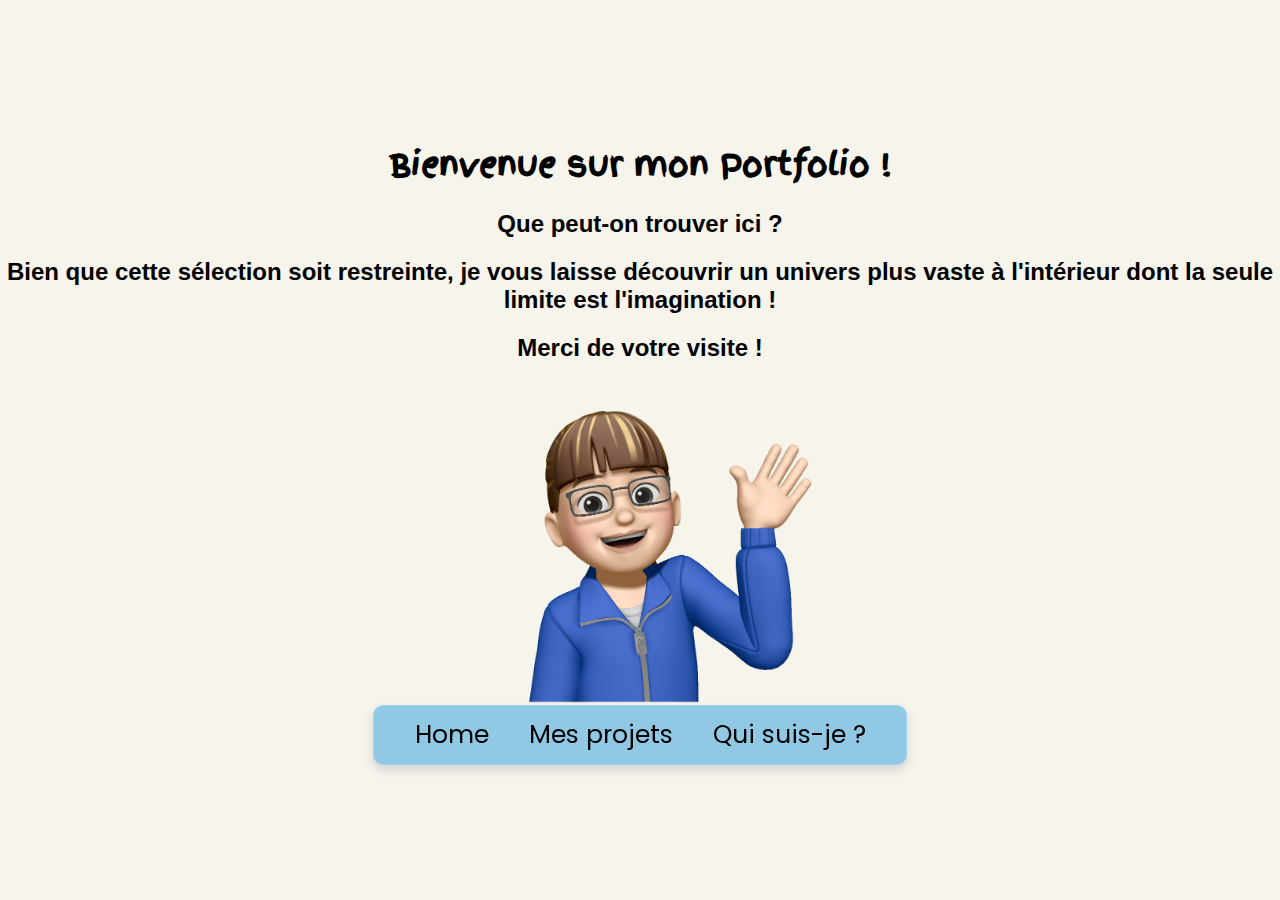
<file: index.html>
<!DOCTYPE html>
<html lang="fr">
  <head>
    <meta charset="UTF-8" />
    <meta name="viewport" content="width=device-width, initial-scale=1.0" />
    <title>Accueil</title>
    <link rel="stylesheet" href="./assets/styles/global.css" />
    <link rel="stylesheet" href="./assets/styles/header.css" />
    <link rel="stylesheet" href="./assets/styles/home.css" />
  </head>
  <body>
    <main>
      <h1 class="title-page-projects">Bienvenue sur mon Portfolio !</h1>
      <h2 class="title-page-projects">Que peut-on trouver ici ?</h2>
      <h2 class="title-page-projects">
        Bien que cette sélection soit restreinte, je vous laisse découvrir un univers plus vaste à l'intérieur dont la seule limite est
        l'imagination !
      </h2>
      <h2 class="title-page-projects">Merci de votre visite !</h2>
      <div class="container-avatar">
        <img class="avatar" src="./assets/img/bimoji/hey.png" alt="avatar" />
      </div>
      <nav class="main-nav">
        <input type="checkbox" id="menu-toggle" class="menu-toggle" />
        <label for="menu-toggle" class="hamburger">
          <span></span>
          <span></span>
          <span></span>
        </label>
        <div class="menu">
          <li class="main-li">
            <a class="main-a" href="./index.html">Home</a>
          </li>
          <li class="main-li">
            <a class="main-a" href="./pages/projects.html">Mes projets</a>
          </li>
          <li class="main-li">
            <a class="main-a" href="./pages/me.html">Qui suis-je ?</a>
          </li>
        </div>
      </nav>
    </main>
  </body>
</html>
</file>
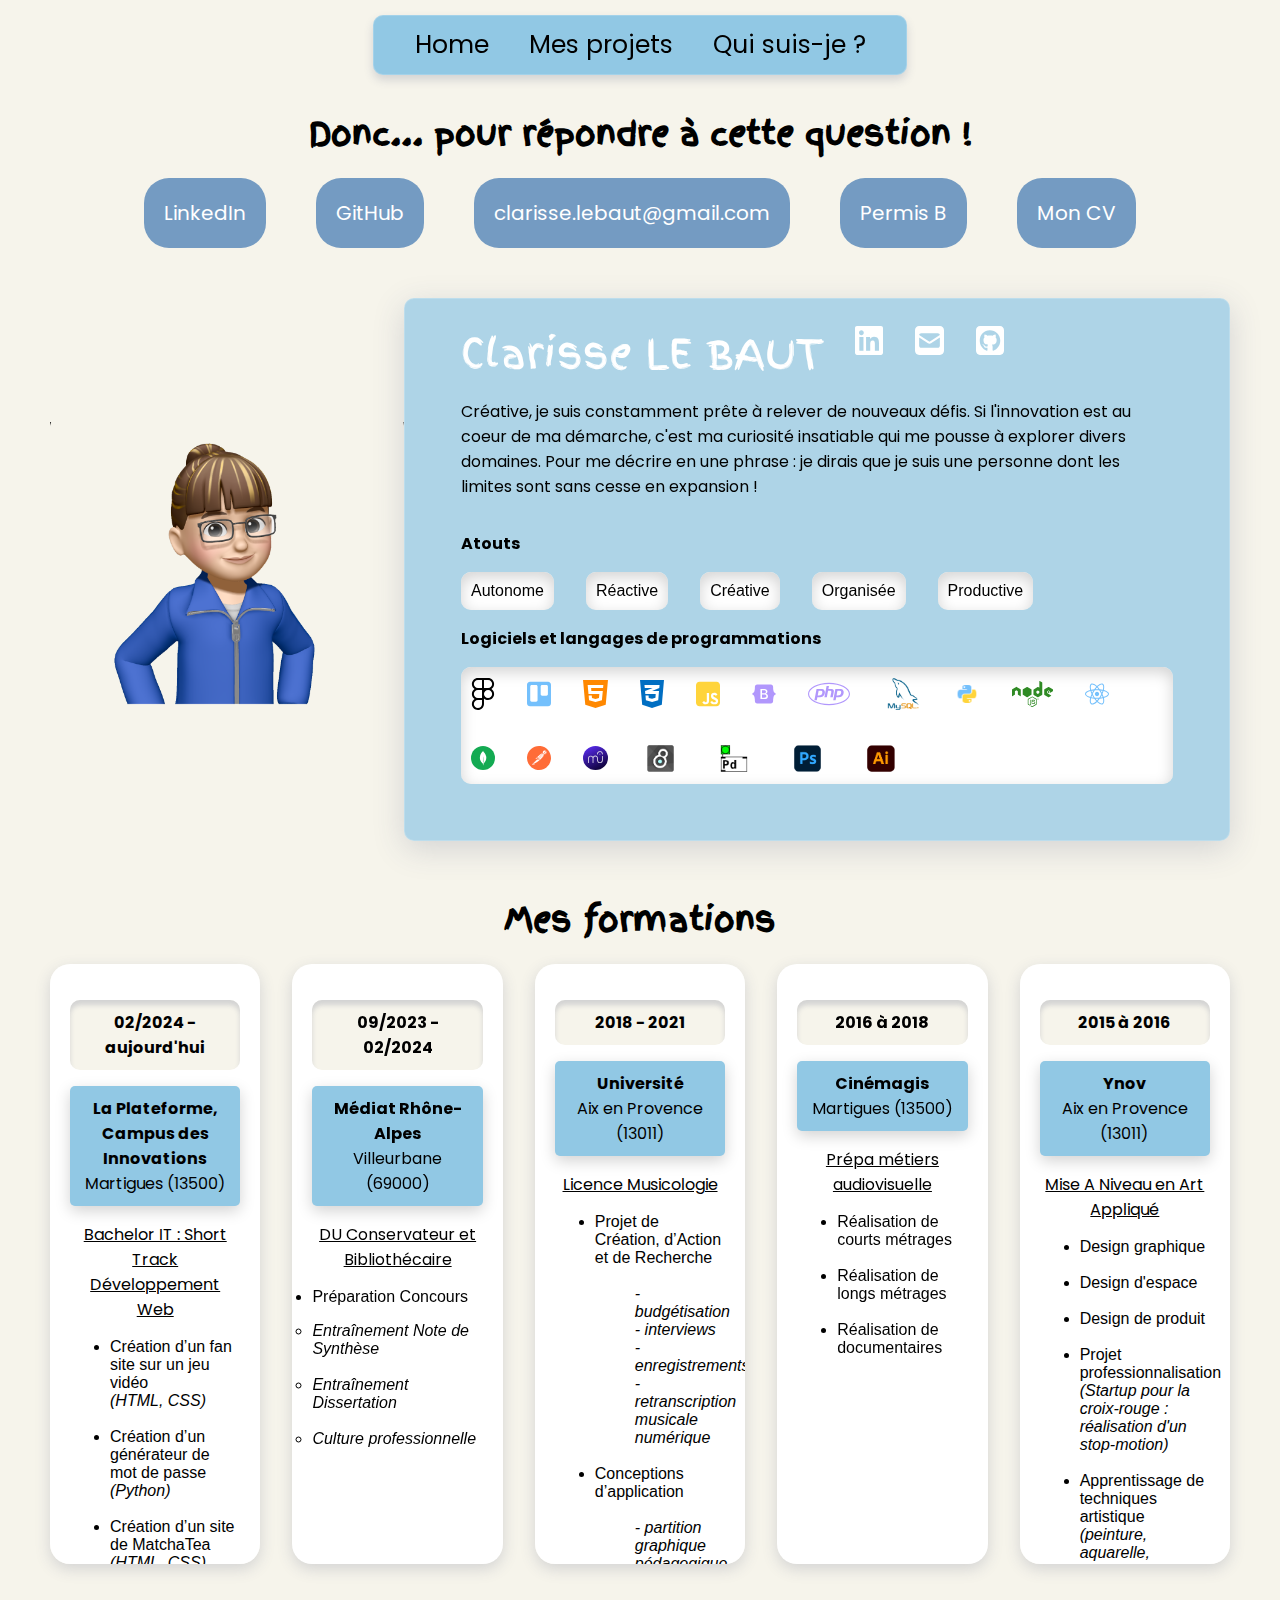
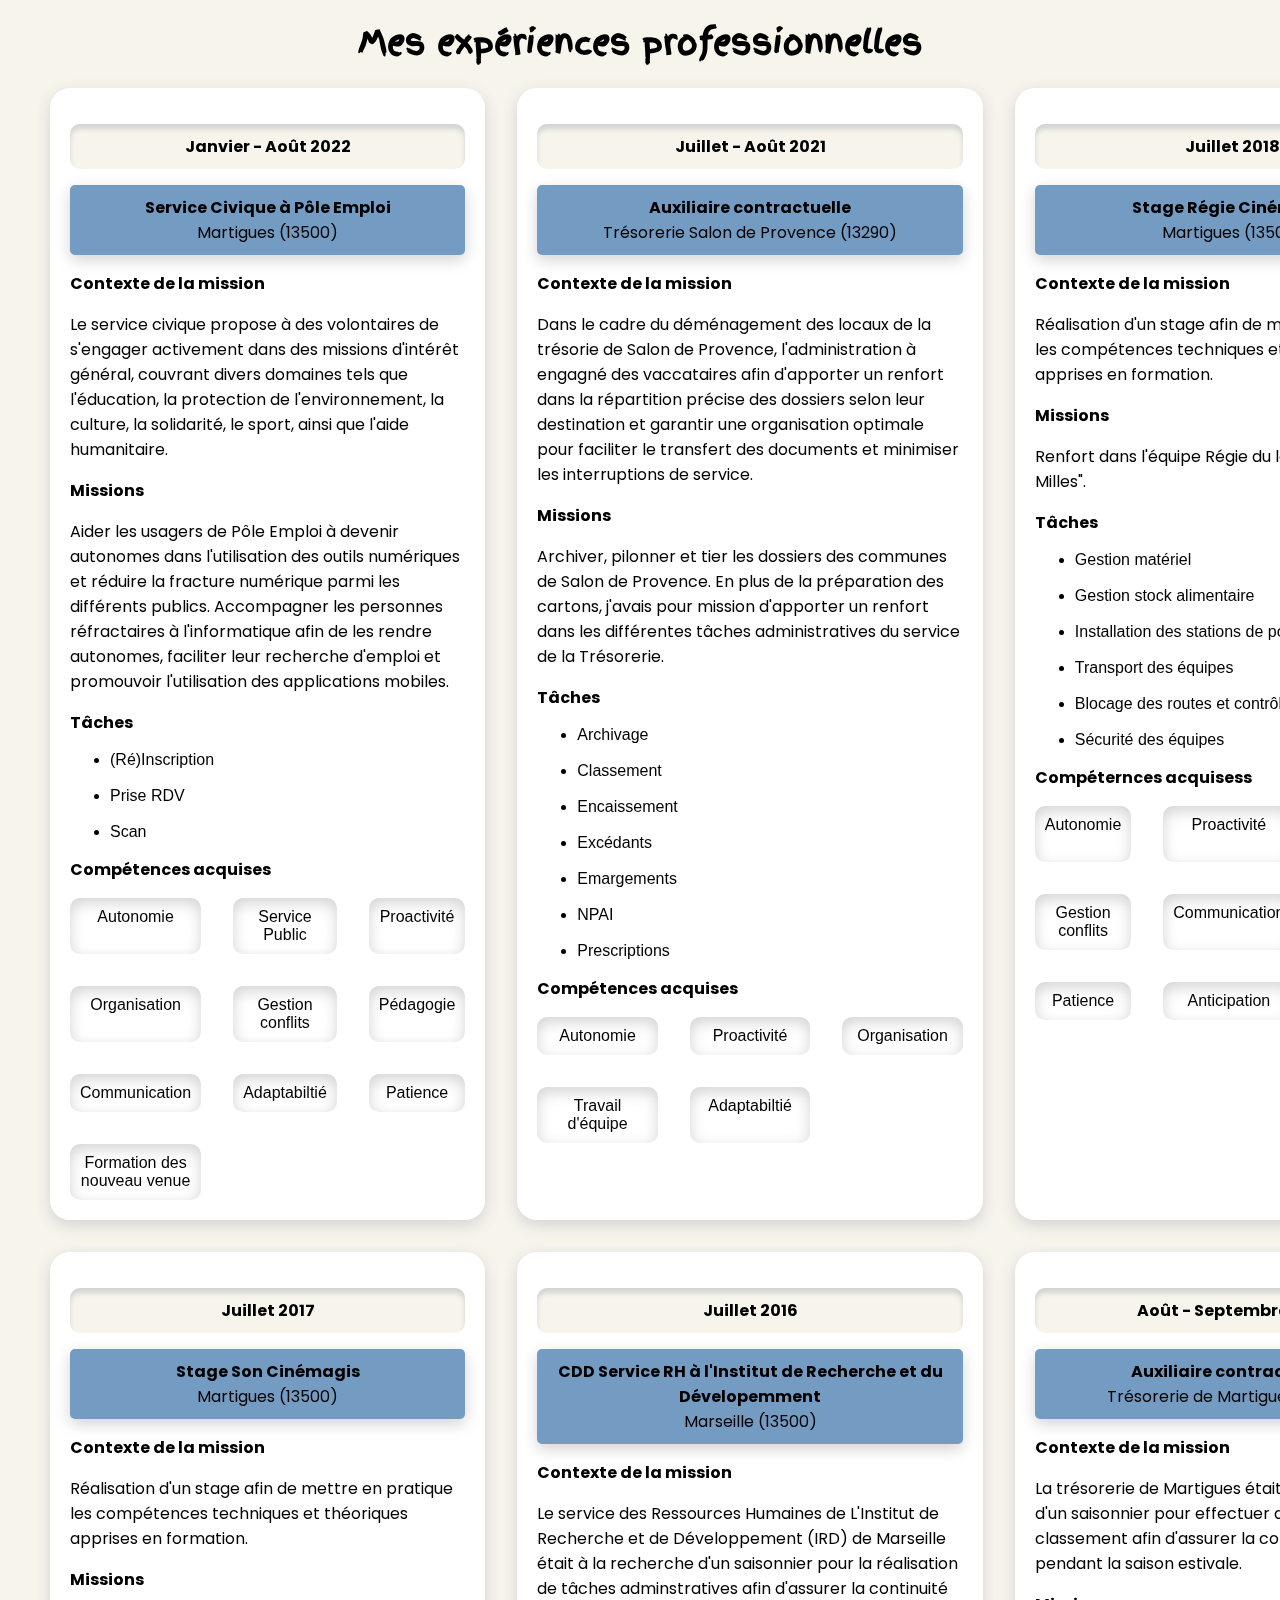
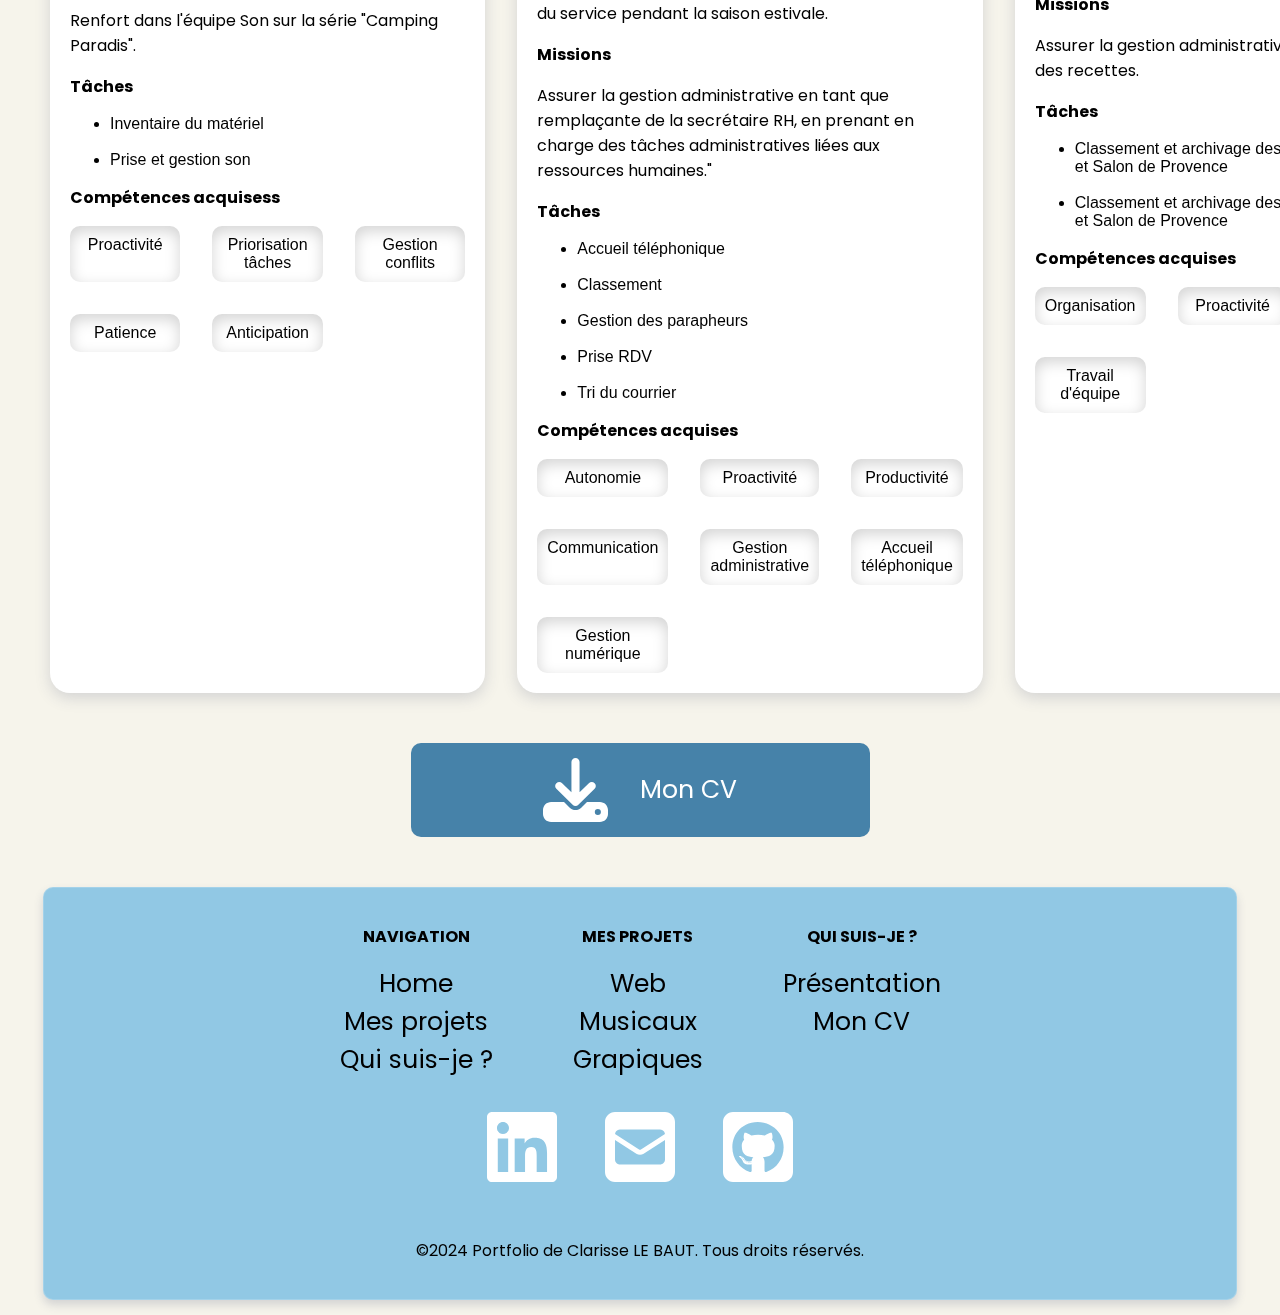
<file: pages/me.html>
<!DOCTYPE html>
<html lang="fr">
  <head>
    <meta charset="UTF-8" />
    <meta name="viewport" content="width=device-width, initial-scale=1.0" />
    <title>Qui suis-je ?</title>
    <link rel="stylesheet" href="../assets/styles/global.css" />
    <link rel="stylesheet" href="../assets/styles/header.css" />
    <link rel="stylesheet" href="../assets/styles/footer.css" />
    <link rel="stylesheet" href="../assets/styles/me.css" />
  </head>
  <body>
    <header>
      <nav class="main-nav">
        <input type="checkbox" id="menu-toggle" class="menu-toggle" />
        <label for="menu-toggle" class="hamburger">
          <span></span>
          <span></span>
          <span></span>
        </label>
        <div class="menu">
          <li class="main-li">
            <a class="main-a" href="../index.html">Home</a>
          </li>
          <li class="main-li">
            <a class="main-a" href="./projects.html">Mes projets</a>
          </li>
          <li class="main-li">
            <a class="main-a" href="./me.html">Qui suis-je ?</a>
          </li>
        </div>
      </nav>
    </header>

    <h1 class="title-page-projects">
      Donc... pour répondre à cette question !
    </h1>
    <nav class="cv-nav">
      <div class="cv-ul">
        <li class="cv-li">
          <a
            class="a-contact"
            href="https://linkedin.com/in/clarisse-le-baut-161499235"
            target="_blank"
            >LinkedIn</a
          >
        </li>
        <li class="cv-li">
          <a
            class="a-contact"
            href="https://github.com/clarisse-lebaut"
            target="_blank"
            >GitHub</a
          >
        </li>
        <li class="cv-li">
          <a
            class="a-contact"
            href="mailto:clarisse.lebaut@gmail.com"
            target="_blank"
            >clarisse.lebaut@gmail.com</a
          >
        </li>
        <li class="cv-li"><a class="a-contact" href="#">Permis B</a></li>
        <li class="cv-li">
          <a class="a-contact" href="../files/cv.pdf" target="_blank">Mon CV</a>
        </li>
      </div>
    </nav>
    <main class="main">
      <!-- Prensentation -->
      <section class="presentation">
        <img class="avatar" src="../assets/img/bimoji/hero.png" alt="avatar" />
        <div class="card-description-me">
          <div class="first-elements">
            <section class="container-contact-logo">
              <p class="name">Clarisse LE BAUT</p>
              <a
                class="contact-logo"
                href="https://linkedin.com/in/clarisse-le-baut-161499235"
                target="_blank"
                ><img src="../assets/img/icons/linkedin.svg" alt=""
              /></a>
              <a
                class="contact-logo"
                href="mailto:clarisse.lebaut@gmail.com"
                target="_blank"
                ><img
                  src="../assets/img/icons/square-envelope-solid.svg"
                  alt=""
              /></a>
              <a
                class="contact-logo"
                href="https://github.com/clarisse-lebaut"
                target="_blank"
                ><img src="../assets/img/icons/square-github.svg" alt=""
              /></a>
            </section>
            <p>
              Créative, je suis constamment prête à relever de nouveaux défis.
              Si l'innovation est au coeur de ma démarche, c'est ma curiosité
              insatiable qui me pousse à explorer divers domaines. Pour me
              décrire en une phrase : je dirais que je suis une personne dont
              les limites sont sans cesse en expansion !
            </p>
          </div>
          <div>
            <p><b>Atouts</b></p>
            <div class="atout-ul">
              <li class="atout-li">Autonome</li>
              <li class="atout-li">Réactive</li>
              <li class="atout-li">Créative</li>
              <li class="atout-li">Organisée</li>
              <li class="atout-li">Productive</li>
            </div>

            <div>
              <p><b>Logiciels et langages de programmations</b></p>
              <div class="competences-ul">
                <img
                  class="logo-logiciel"
                  src="../assets/img/icons/figma-brands-solid.svg"
                  alt="logo Figma"
                />
                <img
                  class="logo-logiciel"
                  src="../assets/img/icons/trello-brands-solid.svg"
                  alt="logo Trello"
                />
                <img
                  class="logo-logiciel"
                  src="../assets/img/icons/html5-brands-solid.svg"
                  alt="logo HTML5"
                />
                <img
                  class="logo-logiciel"
                  src="../assets/img/icons/css3-alt-brands-solid.svg"
                  alt="logo CSS3"
                />
                <img
                  class="logo-logiciel"
                  src="../assets/img/icons/square-js-brands-solid.svg"
                  alt="logo Javascript"
                />
                <img
                  class="logo-logiciel"
                  src="../assets/img/icons/bootstrap-brands-solid.svg"
                  alt="logo Bootsrap"
                />
                <img
                  class="logo-logiciel-2"
                  src="../assets/img/icons/php-brands-solid.svg"
                  alt="logo PHP"
                />
                <img
                  class="logo-logiciel-2"
                  src="../assets/img/icons/mysql.svg"
                  alt="logo My SQL"
                />
                <img
                  class="logo-logiciel"
                  src="../assets/img/icons/python-brands-solid.svg"
                  alt="logo Python"
                />
                <img
                  class="logo-logiciel-2"
                  src="../assets/img/icons/node-brands-solid.svg"
                  alt="logo NodeJS"
                />
                <img
                  class="logo-logiciel"
                  src="../assets/img/icons/react-brands-solid.svg"
                  alt="logo ReactJS"
                />
                <img
                  class="logo-logiciel"
                  src="../assets/img/icons/mongo.svg"
                  alt="logo MongoDB"
                />
                <img
                  class="logo-logiciel"
                  src="../assets/img/icons/postman.svg"
                  alt="logo Postman"
                />
                <img
                  class="logo-logiciel"
                  src="../assets/img/icons/musescore.svg"
                  alt="logo Musescore"
                />
                <img
                  class="logo-logiciel-2"
                  src="../assets/img/icons/maxmsp.svg"
                  alt="logo MaxMSP"
                />
                <img
                  class="logo-logiciel-2"
                  src="../assets/img/icons/puredata.svg"
                  alt="logo Pure Data"
                />
                <img
                  class="logo-logiciel-2"
                  src="../assets/img/icons/photoshop.svg"
                  alt="logo Photoshop"
                />
                <img
                  class="logo-logiciel-2"
                  src="../assets/img/icons/illustrator.svg"
                  alt="logo Illustrator"
                />
              </div>
            </div>
          </div>
        </div>
      </section>

      <!-- Formations -->
      <section class="main-container-formation">
        <h1 class="title-page-projects">Mes formations</h1>
        <section class="formation">
          <div class="card-formation">
            <p class="date-formation"><b>02/2024 - aujourd'hui</b></p>
            <p class="titre-formation">
              <b>La Plateforme, Campus des Innovations</b><br />Martigues
              (13500)
            </p>
            <p class="diplome">
              <u>Bachelor IT : Short Track<br />Développement Web</u>
            </p>
            <ul>
              <li>
                Création d’un fan site sur un jeu vidéo<br /><i>(HTML, CSS)</i>
              </li>
              <br />
              <li>
                Création d’un générateur de mot de passe <br /><i>(Python)</i>
              </li>
              <br />
              <li>Création d’un site de MatchaTea <br /><i>(HTML, CSS)</i></li>
              <br />
              <li>
                Création d’un site culinaire <br /><i
                  >(HTML, CSS & framework, JS, JSON)</i
                >
              </li>
              <br />
              <li>
                Création d’un Idle Game <br /><i>(HTML, CSS, JS, JSON)</i>
              </li>
              <br />
              <li>
                Création d’une cinetech <br /><i
                  >(HTML, CSS & framework, API, Postman)</i
                >
              </li>
              <br />
              <li>Création d’un MemoryGame <br /><i>(React JS)</i></li>
              <br />
              <li>
                Création d’une bibliothèque numérique <br /><i
                  >(ReactJS, CSS & framework, MongoDB)</i
                >
              </li>
              <br />
              <li>
                Création d’une application de Quizz <br /><i
                  >(PHP, MySQL, CSS)</i
                >
              </li>
              <br />
              <li>Création d’un e-commerce <br /><i>(PHP, CSS, MySQL)</i></li>
              <br />
            </ul>
          </div>

          <div class="card-formation">
            <p class="date-formation"><b>09/2023 - 02/2024</b></p>
            <p class="titre-formation">
              <b>Médiat Rhône-Alpes</b><br />Villeurbane (69000)
            </p>
            <p class="diplome"><u>DU Conservateur et Bibliothécaire</u></p>
            <li>Préparation Concours</li>
            <dl style="list-style: circle">
              <li><i>Entraînement Note de Synthèse</i></li>
              <br />
              <li><i>Entraînement Dissertation</i></li>
              <br />
              <li><i>Culture professionnelle</i></li>
              <br />
            </dl>
          </div>

          <div class="card-formation">
            <p class="date-formation"><b>2018 - 2021</b></p>
            <p class="titre-formation">
              <b>Université</b><br />Aix en Provence (13011)
            </p>
            <p class="diplome"><u>Licence Musicologie</u></p>
            <ul>
              <li>Projet de Création, d’Action et de Recherche</li>
              <br />
              <ol>
                <i>- budgétisation</i>
              </ol>
              <ol>
                <i>- interviews</i>
              </ol>
              <ol>
                <i>- enregistrements</i>
              </ol>
              <ol>
                <i>- retranscription musicale numérique</i>
              </ol>
              <br />
              <li>Conceptions d’application</li>
              <br />
              <ol>
                <i>- partition graphique pédagogique</i>
              </ol>
              <ol>
                <i>- lecteur musicale de comptine</i>
              </ol>
              <ol>
                <i>- jeu</i>
              </ol>
              <br />
            </ul>
          </div>

          <div class="card-formation">
            <p class="date-formation"><b>2016 à 2018</b></p>
            <p class="titre-formation">
              <b>Cinémagis</b><br />Martigues (13500)
            </p>
            <p class="diplome"><u>Prépa métiers audiovisuelle</u></p>
            <ul>
              <li>Réalisation de courts métrages</li>
              <br />
              <li>Réalisation de longs métrages</li>
              <br />
              <li>Réalisation de documentaires</li>
            </ul>
          </div>

          <div class="card-formation">
            <p class="date-formation"><b>2015 à 2016</b></p>
            <p class="titre-formation">
              <b>Ynov</b><br />Aix en Provence (13011)
            </p>
            <p class="diplome"><u>Mise A Niveau en Art Appliqué</u></p>
            <ul>
              <li>Design graphique</li>
              <br />
              <li>Design d'espace</li>
              <br />
              <li>Design de produit</li>
              <br />
              <li>
                Projet professionnalisation <br /><i
                  >(Startup pour la croix-rouge : réalisation d'un
                  stop-motion)</i
                >
              </li>
              <br />
              <li>
                Apprentissage de techniques artistique <br /><i
                  >(peinture, aquarelle, crayons, croquis)</i
                >
              </li>
              <br />
              <li>
                Apprentissage de techniques informatique<br /><i
                  >(photoshop, illustrator)</i
                >
              </li>
            </ul>
          </div>
        </section>
      </section>

      <!-- Experiences -->
      <section>
        <h1 class="title-page-projects">Mes expériences professionnelles</h1>
        <section class="experience">
          <div class="card-experience">
            <p class="date-experience"><b>Janvier - Août 2022</b></p>
            <p class="titre-experience">
              <b>Service Civique à Pôle Emploi</b><br />Martigues (13500)
            </p>
            <p><b>Contexte de la mission</b></p>
            <p>
              Le service civique propose à des volontaires de s'engager
              activement dans des missions d'intérêt général, couvrant divers
              domaines tels que l'éducation, la protection de l'environnement,
              la culture, la solidarité, le sport, ainsi que l'aide humanitaire.
            </p>
            <p><b>Missions</b></p>
            <p>
              Aider les usagers de Pôle Emploi à devenir autonomes dans
              l'utilisation des outils numériques et réduire la fracture
              numérique parmi les différents publics. Accompagner les personnes
              réfractaires à l'informatique afin de les rendre autonomes,
              faciliter leur recherche d'emploi et promouvoir l'utilisation des
              applications mobiles.
            </p>
            <p><b>Tâches</b></p>
            <ul>
              <li>(Ré)Inscription</li>
              <br />
              <li>Prise RDV</li>
              <br />
              <li>Scan</li>
            </ul>
            <p><b>Compétences acquises</b></p>
            <div class="atout-ul-ex">
              <li class="atout-li-ex">Autonomie</li>
              <li class="atout-li-ex">Service Public</li>
              <li class="atout-li-ex">Proactivité</li>
              <li class="atout-li-ex">Organisation</li>
              <li class="atout-li-ex">Gestion conflits</li>
              <li class="atout-li-ex">Pédagogie</li>
              <li class="atout-li-ex">Communication</li>
              <li class="atout-li-ex">Adaptabiltié</li>
              <li class="atout-li-ex">Patience</li>
              <li class="atout-li-ex">Formation des nouveau venue</li>
            </div>
          </div>

          <div class="card-experience">
            <p class="date-experience"><b>Juillet - Août 2021</b></p>
            <p class="titre-experience">
              <b>Auxiliaire contractuelle</b><br />Trésorerie Salon de Provence
              (13290)
            </p>
            <p><b>Contexte de la mission</b></p>
            <p>
              Dans le cadre du déménagement des locaux de la trésorie de Salon
              de Provence, l'administration à engagné des vaccataires afin
              d'apporter un renfort dans la répartition précise des dossiers
              selon leur destination et garantir une organisation optimale pour
              faciliter le transfert des documents et minimiser les
              interruptions de service.
            </p>
            <p><b>Missions</b></p>
            <p>
              Archiver, pilonner et tier les dossiers des communes de Salon de
              Provence. En plus de la préparation des cartons, j'avais pour
              mission d'apporter un renfort dans les différentes tâches
              administratives du service de la Trésorerie.
            </p>
            <p><b>Tâches</b></p>
            <ul>
              <li>Archivage</li>
              <br />
              <li>Classement</li>
              <br />
              <li>Encaissement</li>
              <br />
              <li>Excédants</li>
              <br />
              <li>Emargements</li>
              <br />
              <li>NPAI</li>
              <br />
              <li>Prescriptions</li>
            </ul>
            <p><b>Compétences acquises</b></p>
            <div class="atout-ul-ex">
              <li class="atout-li-ex">Autonomie</li>
              <li class="atout-li-ex">Proactivité</li>
              <li class="atout-li-ex">Organisation</li>
              <li class="atout-li-ex">Travail d'équipe</li>
              <li class="atout-li-ex">Adaptabiltié</li>
            </div>
          </div>

          <div class="card-experience">
            <p class="date-experience"><b>Juillet 2018</b></p>
            <p class="titre-experience">
              <b>Stage Régie Cinémagis</b><br />Martigues (13500)
            </p>
            <p><b>Contexte de la mission</b></p>
            <p>
              Réalisation d'un stage afin de mettre en pratique les compétences
              techniques et théoriques apprises en formation.
            </p>
            <p><b>Missions</b></p>
            <p>Renfort dans l'équipe Régie du long métrage "12 Milles".</p>
            <p><b>Tâches</b></p>
            <ul>
              <li>Gestion matériel</li>
              <br />
              <li>Gestion stock alimentaire</li>
              <br />
              <li>Installation des stations de postes</li>
              <br />
              <li>Transport des équipes</li>
              <br />
              <li>Blocage des routes et contrôle des accès</li>
              <br />
              <li>Sécurité des équipes</li>
            </ul>
            <p><b>Compéternces acquisess</b></p>
            <div class="atout-ul-ex">
              <li class="atout-li-ex">Autonomie</li>
              <li class="atout-li-ex">Proactivité</li>
              <li class="atout-li-ex">Priorisation tâches</li>
              <li class="atout-li-ex">Gestion conflits</li>
              <li class="atout-li-ex">Communication</li>
              <li class="atout-li-ex">Adaptabiltié</li>
              <li class="atout-li-ex">Patience</li>
              <li class="atout-li-ex">Anticipation</li>
            </div>
          </div>

          <div class="card-experience">
            <p class="date-experience"><b>Juillet 2017</b></p>
            <p class="titre-experience">
              <b>Stage Son Cinémagis</b><br />Martigues (13500)
            </p>
            <p><b>Contexte de la mission</b></p>
            <p>
              Réalisation d'un stage afin de mettre en pratique les compétences
              techniques et théoriques apprises en formation.
            </p>
            <p><b>Missions</b></p>
            <p>Renfort dans l'équipe Son sur la série "Camping Paradis".</p>
            <p><b>Tâches</b></p>
            <ul>
              <li>Inventaire du matériel</li>
              <br />
              <li>Prise et gestion son</li>
            </ul>
            <p><b>Compétences acquisess</b></p>
            <div class="atout-ul-ex">
              <li class="atout-li-ex">Proactivité</li>
              <li class="atout-li-ex">Priorisation tâches</li>
              <li class="atout-li-ex">Gestion conflits</li>
              <li class="atout-li-ex">Patience</li>
              <li class="atout-li-ex">Anticipation</li>
            </div>
          </div>

          <div class="card-experience">
            <p class="date-experience"><b>Juillet 2016</b></p>
            <p class="titre-experience">
              <b>CDD Service RH à l'Institut de Recherche et du Dévelopemment</b
              ><br />Marseille (13500)
            </p>
            <p><b>Contexte de la mission</b></p>
            <p>
              Le service des Ressources Humaines de L'Institut de Recherche et
              de Développement (IRD) de Marseille était à la recherche d'un
              saisonnier pour la réalisation de tâches adminstratives afin
              d'assurer la continuité du service pendant la saison estivale.
            </p>
            <p><b>Missions</b></p>
            <p>
              Assurer la gestion administrative en tant que remplaçante de la
              secrétaire RH, en prenant en charge des tâches administratives
              liées aux ressources humaines."
            </p>
            <p><b>Tâches</b></p>
            <ul>
              <li>Accueil téléphonique</li>
              <br />
              <li>Classement</li>
              <br />
              <li>Gestion des parapheurs</li>
              <br />
              <li>Prise RDV</li>
              <br />
              <li>Tri du courrier</li>
            </ul>
            <p><b>Compétences acquises</b></p>
            <div class="atout-ul-ex">
              <li class="atout-li-ex">Autonomie</li>
              <li class="atout-li-ex">Proactivité</li>
              <li class="atout-li-ex">Productivité</li>
              <li class="atout-li-ex">Communication</li>
              <li class="atout-li-ex">Gestion administrative</li>
              <li class="atout-li-ex">Accueil téléphonique</li>
              <li class="atout-li-ex">Gestion numérique</li>
            </div>
          </div>

          <div class="card-experience">
            <p class="date-experience"><b>Août - Septembre 2015</b></p>
            <p class="titre-experience">
              <b>Auxiliaire contractuelle</b><br />Trésorerie de Martigues
              (13500)
            </p>
            <p><b>Contexte de la mission</b></p>
            <p>
              La trésorerie de Martigues était à la recherche d'un saisonnier
              pour effectuer des tâches de classement afin d'assurer la
              continuité du service pendant la saison estivale.
            </p>
            <p><b>Missions</b></p>
            <p>
              Assurer la gestion administrative des mandats et des recettes.
            </p>
            <p><b>Tâches</b></p>
            <ul>
              <li>
                Classement et archivage des mandats Martigues et Salon de
                Provence
              </li>
              <br />
              <li>
                Classement et archivage des recettes Martigues et Salon de
                Provence
              </li>
            </ul>
            <p><b>Compétences acquises</b></p>
            <div class="atout-ul-ex">
              <li class="atout-li-ex">Organisation</li>
              <li class="atout-li-ex">Proactivité</li>
              <li class="atout-li-ex">Productivité</li>
              <li class="atout-li-ex">Travail d'équipe</li>
            </div>
          </div>
        </section>
        <div>
          <button class="btn-cv">
            <img src="../assets/img/icons/download-solid.svg" alt="" /><a
              href="../files/cv.pdf"
              target="_blank"
              >Mon CV</a
            >
          </button>
        </div>
      </section>
    </main>
    <footer>
      <nav class="main-footer-nav">
        <section class="section-link">
          <div>
            <p class="title-footer-box"><b>NAVIGATION</b></p>
            <li class="main-footer-li">
              <a class="main-footer-a" href="../index.html">Home</a>
            </li>
            <li class="main-footer-li">
              <a class="main-footer-a" href="../pages/projects.html"
                >Mes projets</a
              >
            </li>
            <li class="main-footer-li">
              <a class="main-footer-a" href="../pages/me.html">Qui suis-je ?</a>
            </li>
          </div>
          <div>
            <p class="title-footer-box"><b>MES PROJETS</b></p>
            <li class="main-footer-li">
              <a class="main-footer-a" href="./projects/web.html">Web</a>
            </li>
            <li class="main-footer-li">
              <a class="main-footer-a" href="./projects/music.html">Musicaux</a>
            </li>
            <li class="main-footer-li">
              <a class="main-footer-a" href="./projects/graphic.html"
                >Grapiques</a
              >
            </li>
          </div>
          <div>
            <p class="title-footer-box"><b>QUI SUIS-JE ?</b></p>
            <li class="main-footer-li">
              <a class="main-footer-a" href="./me.html">Présentation</a>
            </li>
            <li class="main-footer-li">
              <a class="main-footer-a" href="../files/cv.pdf" target="_blank"
                >Mon CV</a
              >
            </li>
          </div>
        </section>
        <section class="section-logo">
          <a
            href="https://linkedin.com/in/clarisse-le-baut-161499235"
            target="_blank"
          >
            <img
              class="icon"
              src="../assets/img/icons/linkedin.svg"
              alt="logo linkedin"
          /></a>
          <a href="mailto:clarisse.lebaut@gmail.com" target="_blank">
            <img
              class="icon"
              src="../assets/img/icons/square-envelope-solid.svg"
              alt="logo mail"
              target="_blank"
          /></a>
          <a
            class="link-footer"
            href="https://github.com/clarisse-lebaut"
            target="_blank"
          >
            <img
              class="icon"
              src="../assets/img/icons/square-github.svg"
              alt="logo github"
          /></a>
        </section>
        <section class="copyright">
          <p>&copy;2024 Portfolio de Clarisse LE BAUT. Tous droits réservés.</p>
        </section>
      </nav>
    </footer>
  </body>
</html>
</file>
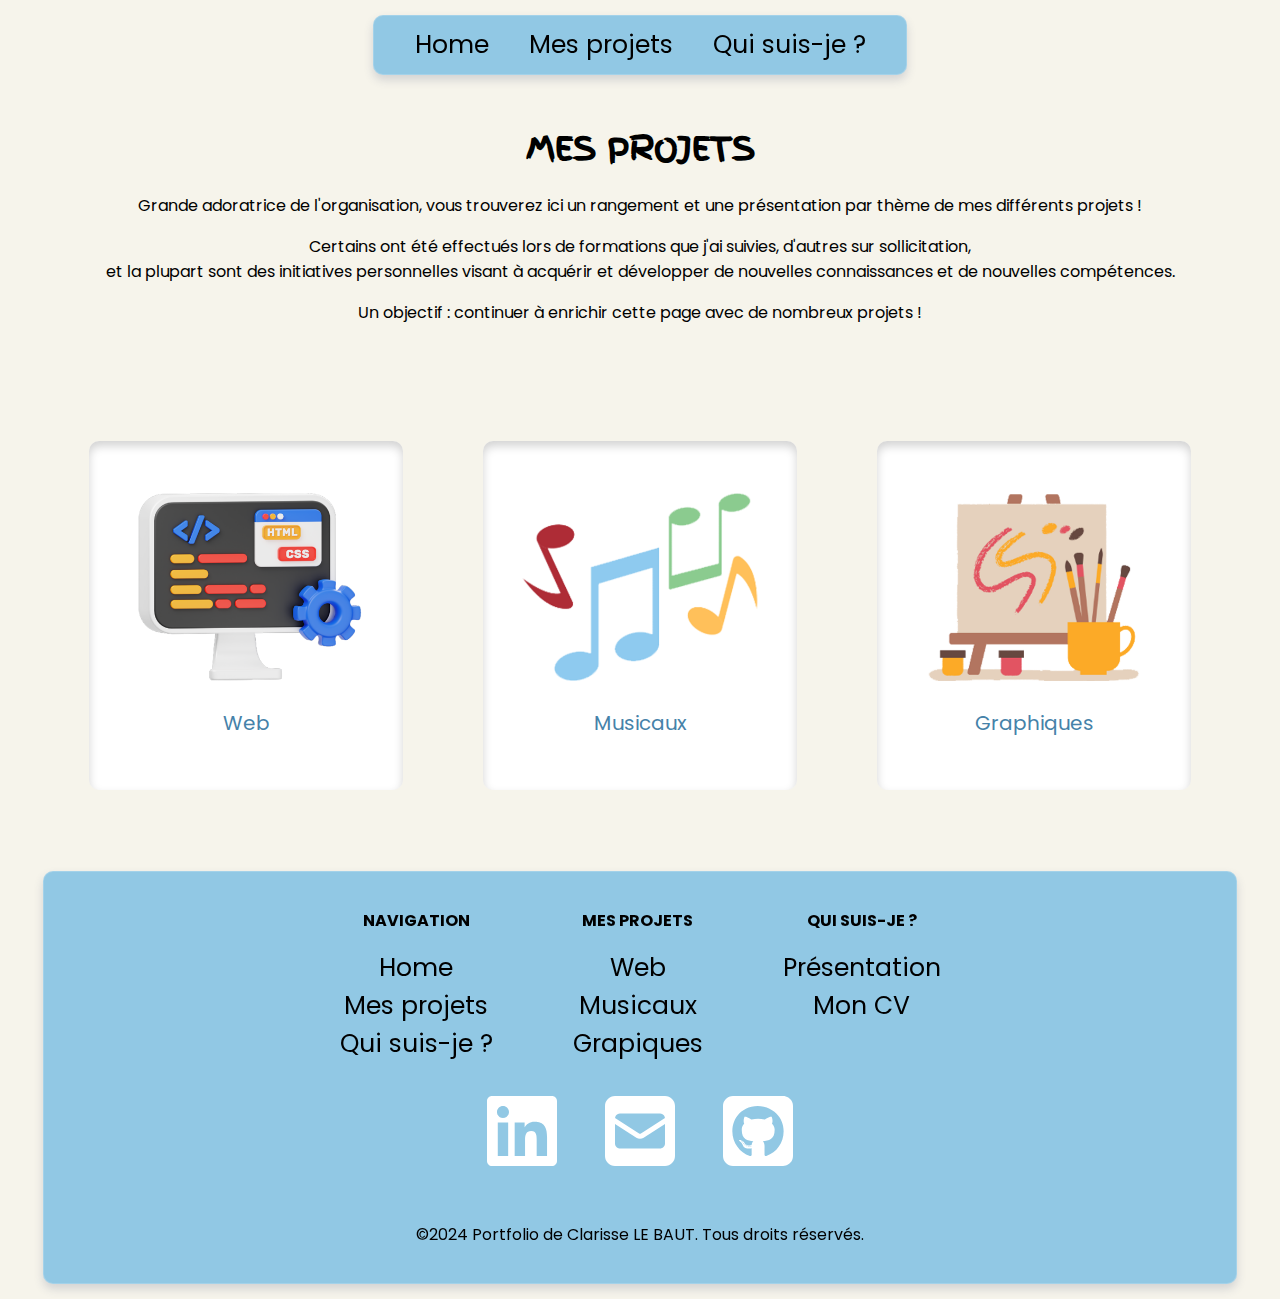
<file: pages/projects.html>
<!DOCTYPE html>
<html lang="fr">
  <head>
    <meta charset="UTF-8" />
    <meta name="viewport" content="width=device-width, initial-scale=1.0" />
    <title>Projets</title>
    <link rel="stylesheet" href="../assets/styles/global.css" />
    <link rel="stylesheet" href="../assets/styles/header.css" />
    <link rel="stylesheet" href="../assets/styles/footer.css" />
    <link rel="stylesheet" href="../assets/styles/projects.css" />
  </head>
  <body>
    <header>
      <nav class="main-nav">
        <input type="checkbox" id="menu-toggle" class="menu-toggle" />
        <label for="menu-toggle" class="hamburger">
          <span></span>
          <span></span>
          <span></span>
        </label>
        <div class="menu">
          <li class="main-li">
            <a class="main-a" href="../index.html">Home</a>
          </li>
          <li class="main-li">
            <a class="main-a" href="./projects.html">Mes projets</a>
          </li>
          <li class="main-li">
            <a class="main-a" href="./me.html">Qui suis-je ?</a>
          </li>
        </div>
      </nav>
    </header>
    <main>
      <div class="title-page-projects">
        <h1>MES PROJETS</h1>
        <p>
          Grande adoratrice de l'organisation, vous trouverez ici un rangement
          et une présentation par thème de mes différents projets !
        </p>
        <p>
          Certains ont été effectués lors de formations que j'ai suivies,
          d'autres sur sollicitation, <br />
          et la plupart sont des initiatives personnelles visant à acquérir et développer de
          nouvelles connaissances et de nouvelles compétences.
        </p>
        <p>
          Un objectif : continuer à enrichir cette page avec de nombreux projets
          !
        </p>
      </div>

      <section class="main-container">
        <div class="main-card-container">
          <a href="./projects/web.html">
            <div class="main-card-content">
              <img
                class="main-card-pic"
                src="../assets/img/category/web.png"
                alt=""
              />
              <p class="main-card-text">Web</p>
            </div>
          </a>
        </div>
        <div class="main-card-container">
          <a href="./projects/music.html">
            <div class="main-card-content">
              <img
                class="main-card-pic"
                src="../assets/img/category/musique.png"
                alt=""
              />
              <p class="main-card-text">Musicaux</p>
            </div>
          </a>
        </div>
        <div class="main-card-container">
          <a href="./projects/graphic.html">
            <div class="main-card-content">
              <img
                class="main-card-pic"
                src="../assets/img/category/graphique.png"
                alt=""
              />
              <p class="main-card-text">Graphiques</p>
            </div>
          </a>
        </div>
      </section>
    </main>
    <footer>
      <nav class="main-footer-nav">
        <section class="section-link">
          <div>
            <p class="title-footer-box"><b>NAVIGATION</b></p>
            <li class="main-footer-li">
              <a class="main-footer-a" href="../index.html">Home</a>
            </li>
            <li class="main-footer-li">
              <a class="main-footer-a" href="../pages/projects.html"
                >Mes projets</a
              >
            </li>
            <li class="main-footer-li">
              <a class="main-footer-a" href="../pages/me.html">Qui suis-je ?</a>
            </li>
          </div>
          <div>
            <p class="title-footer-box"><b>MES PROJETS</b></p>
            <li class="main-footer-li">
              <a class="main-footer-a" href="../pages/projects/web.html">Web</a>
            </li>
            <li class="main-footer-li">
              <a class="main-footer-a" href="../pages/projects/music.html"
                >Musicaux</a
              >
            </li>
            <li class="main-footer-li">
              <a class="main-footer-a" href="../pages/projects/graphic.html"
                >Grapiques</a
              >
            </li>
          </div>
          <div>
            <p class="title-footer-box"><b>QUI SUIS-JE ?</b></p>
            <li class="main-footer-li">
              <a class="main-footer-a" href="./me.html">Présentation</a>
            </li>
            <li class="main-footer-li">
              <a class="main-footer-a" href="../files/cv.pdf" target="_blank"
                >Mon CV</a
              >
            </li>
          </div>
        </section>
        <section class="section-logo">
          <a
            href="https://linkedin.com/in/clarisse-le-baut-161499235"
            target="_blank"
          >
            <img
              class="icon"
              src="../assets/img/icons/linkedin.svg"
              alt="logo linkedin"
          /></a>
          <a href="mailto:clarisse.lebaut@gmail.com" target="_blank">
            <img
              class="icon"
              src="../assets/img/icons/square-envelope-solid.svg"
              alt="logo mail"
              target="_blank"
          /></a>
          <a
            class="link-footer"
            href="https://github.com/clarisse-lebaut"
            target="_blank"
          >
            <img
              class="icon"
              src="../assets/img/icons/square-github.svg"
              alt="logo github"
          /></a>
        </section>
        <section class="copyright">
          <p>&copy;2024 Portfolio de Clarisse LE BAUT. Tous droits réservés.</p>
        </section>
      </nav>
    </footer>
  </body>
</html>
</file>
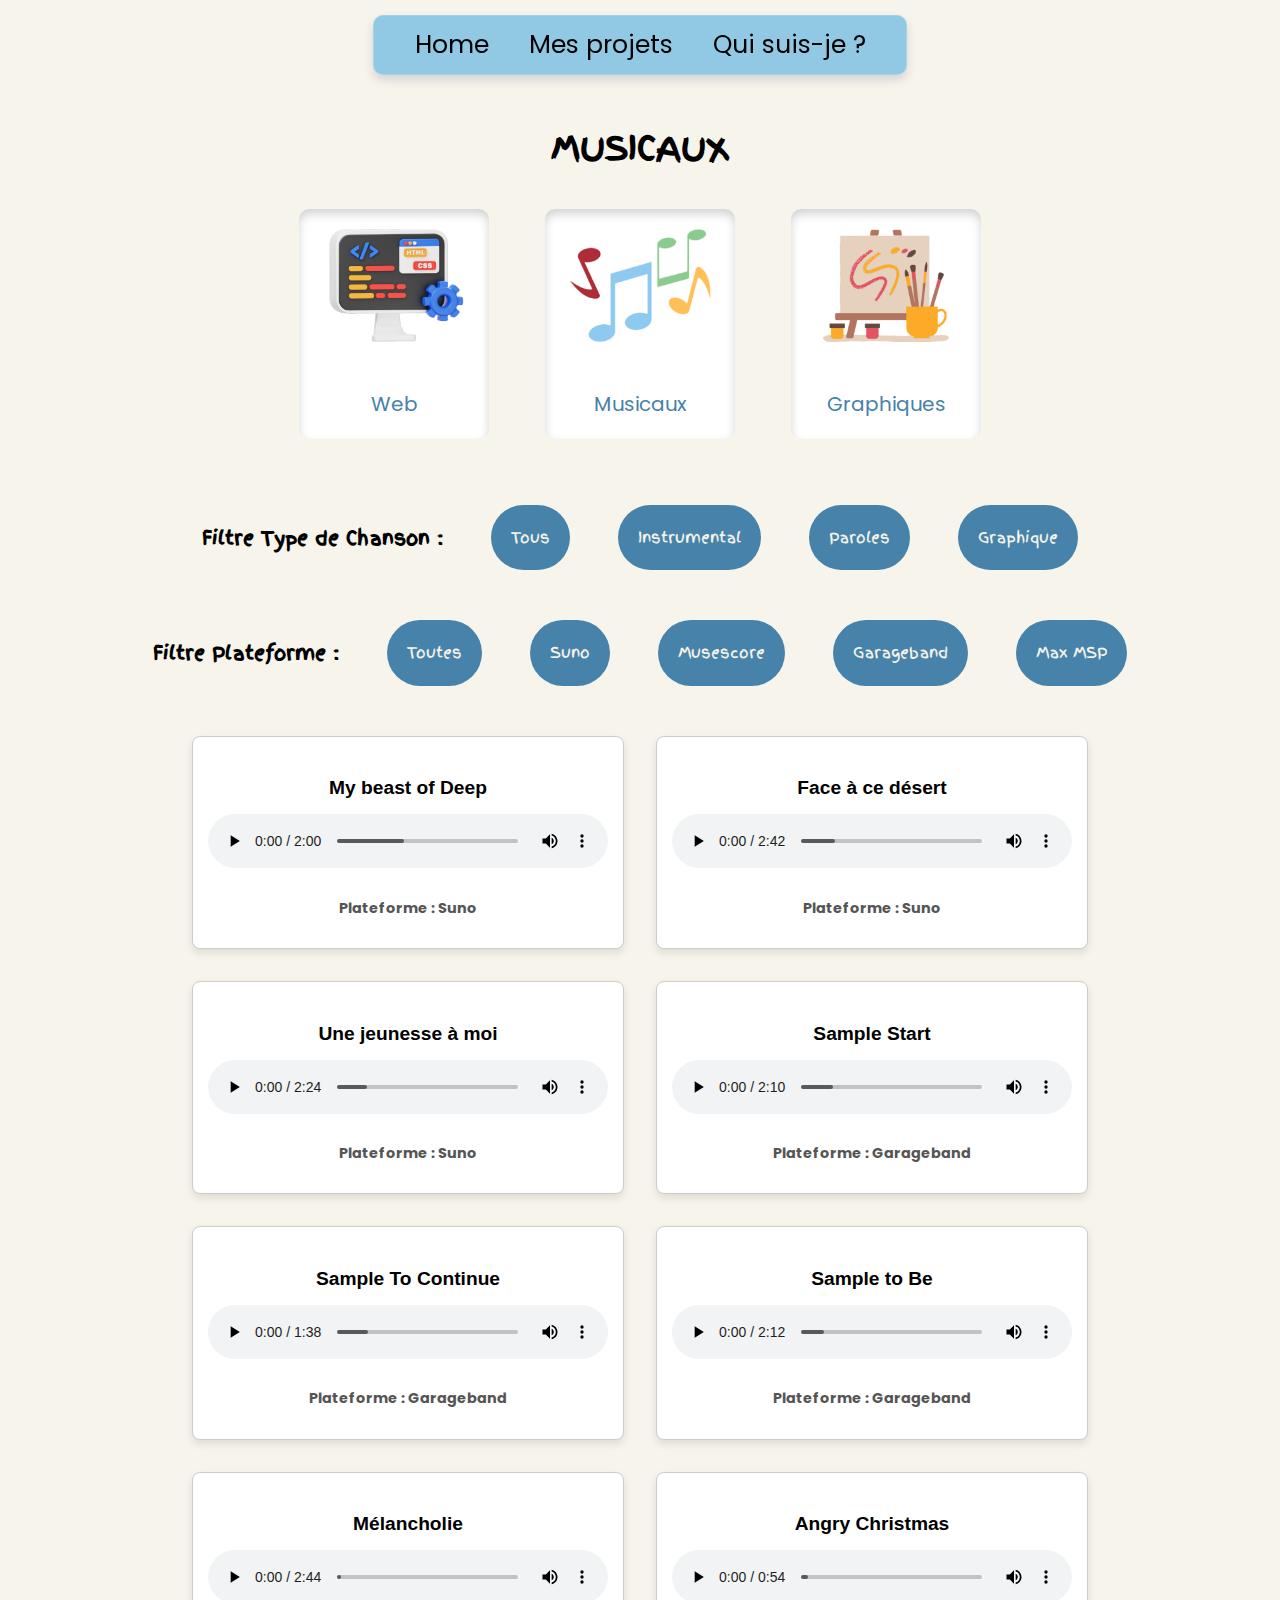
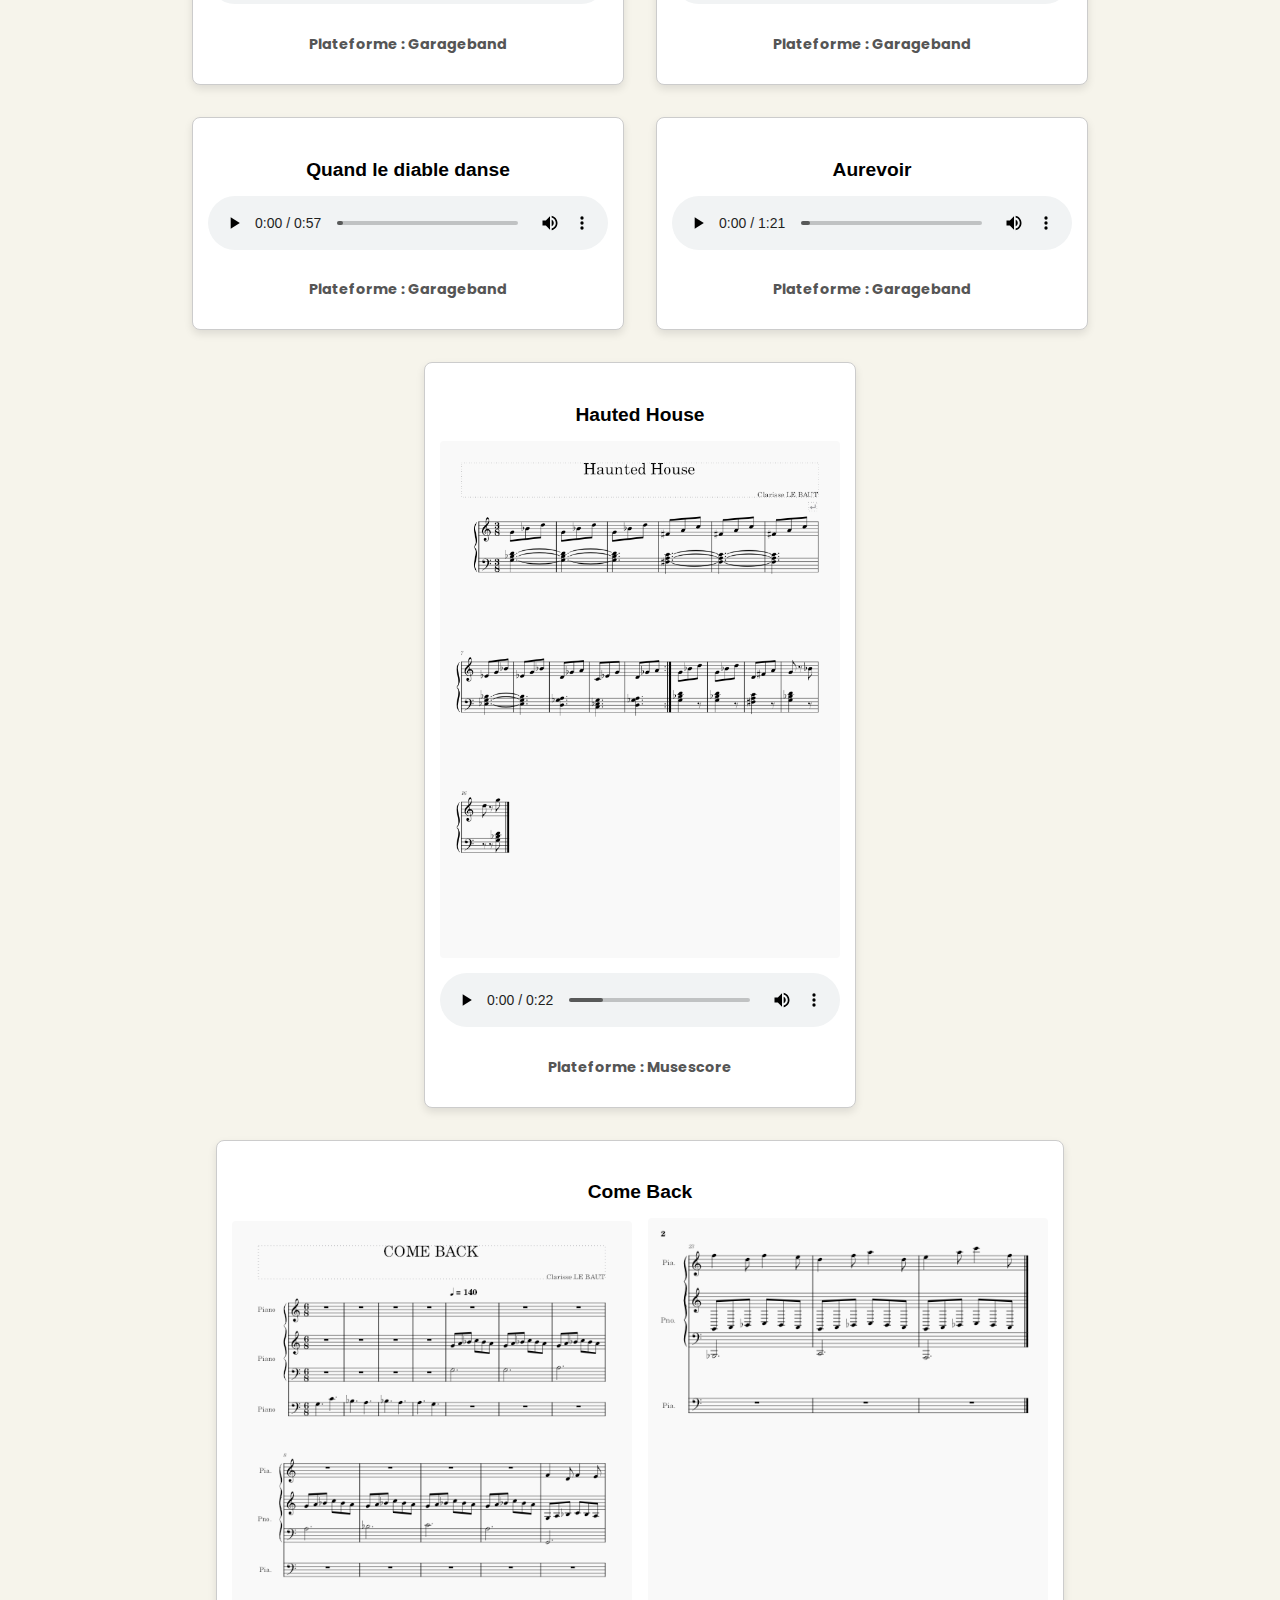
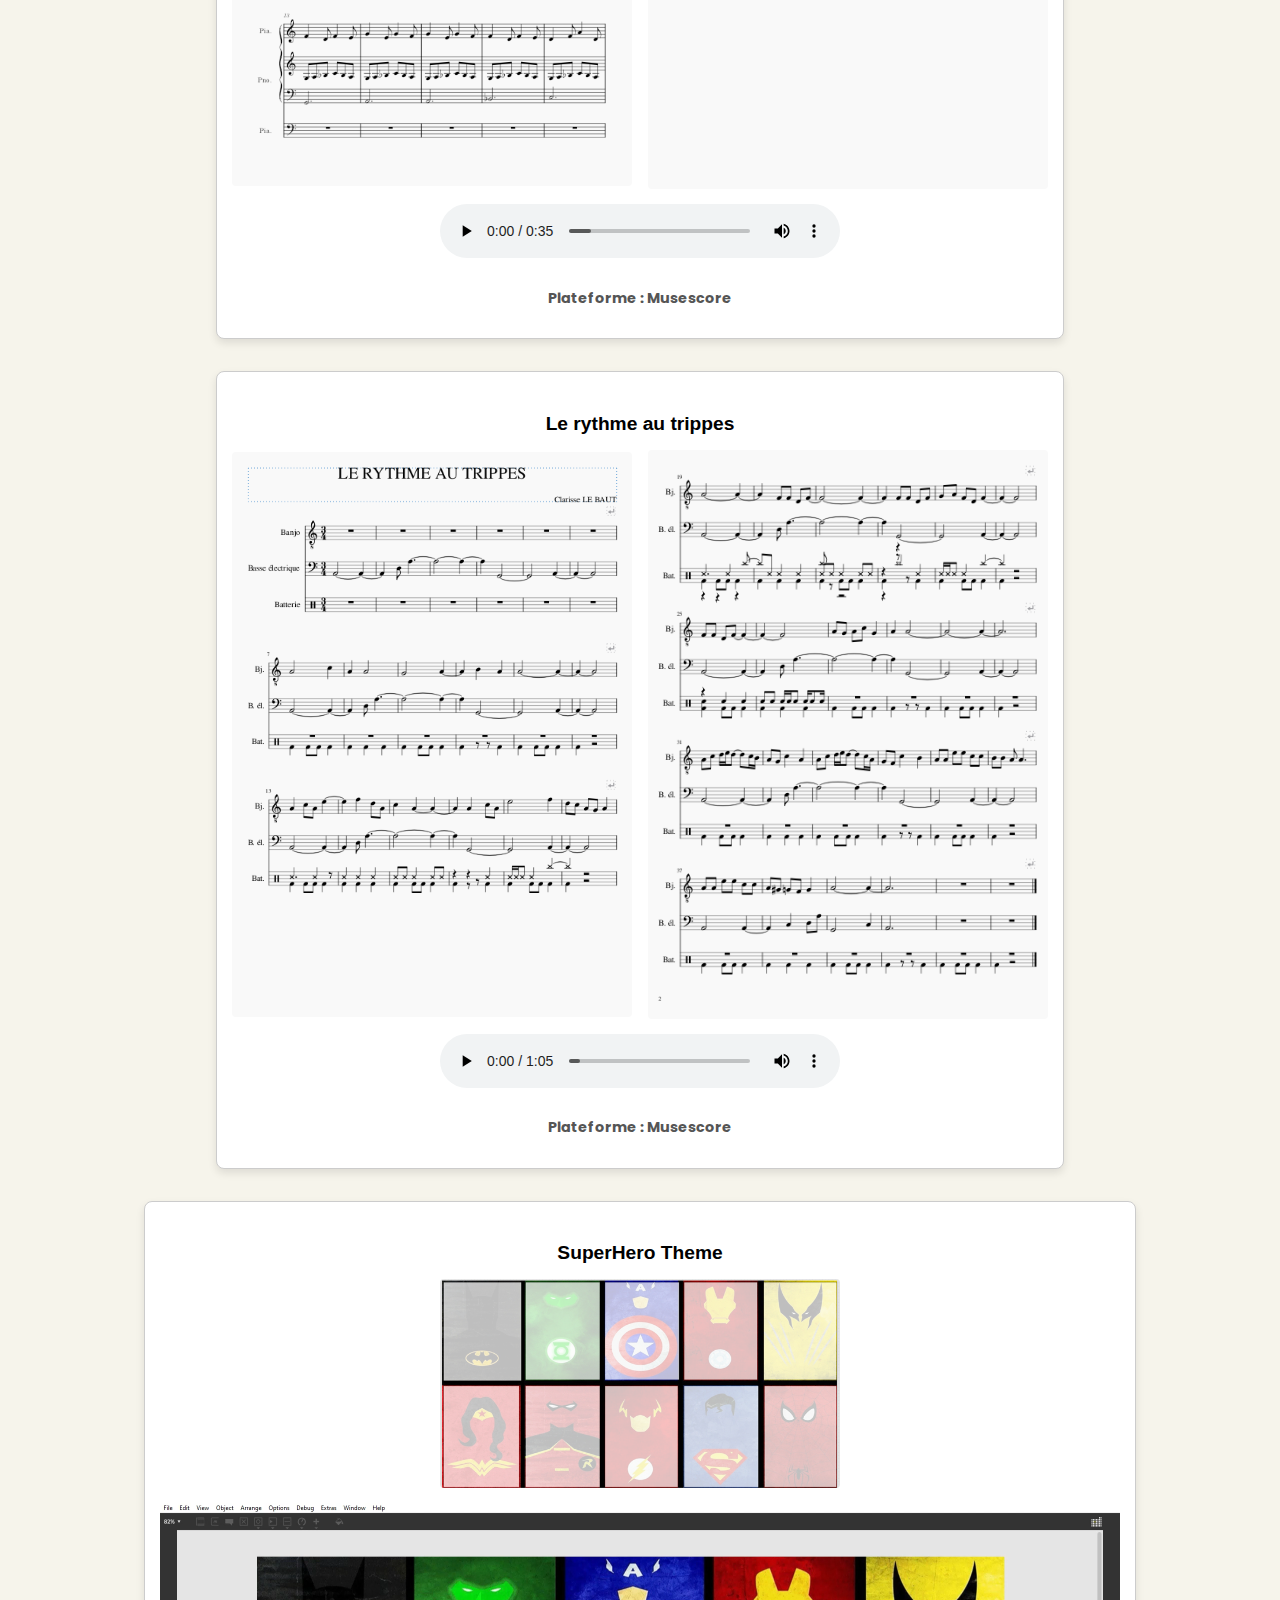
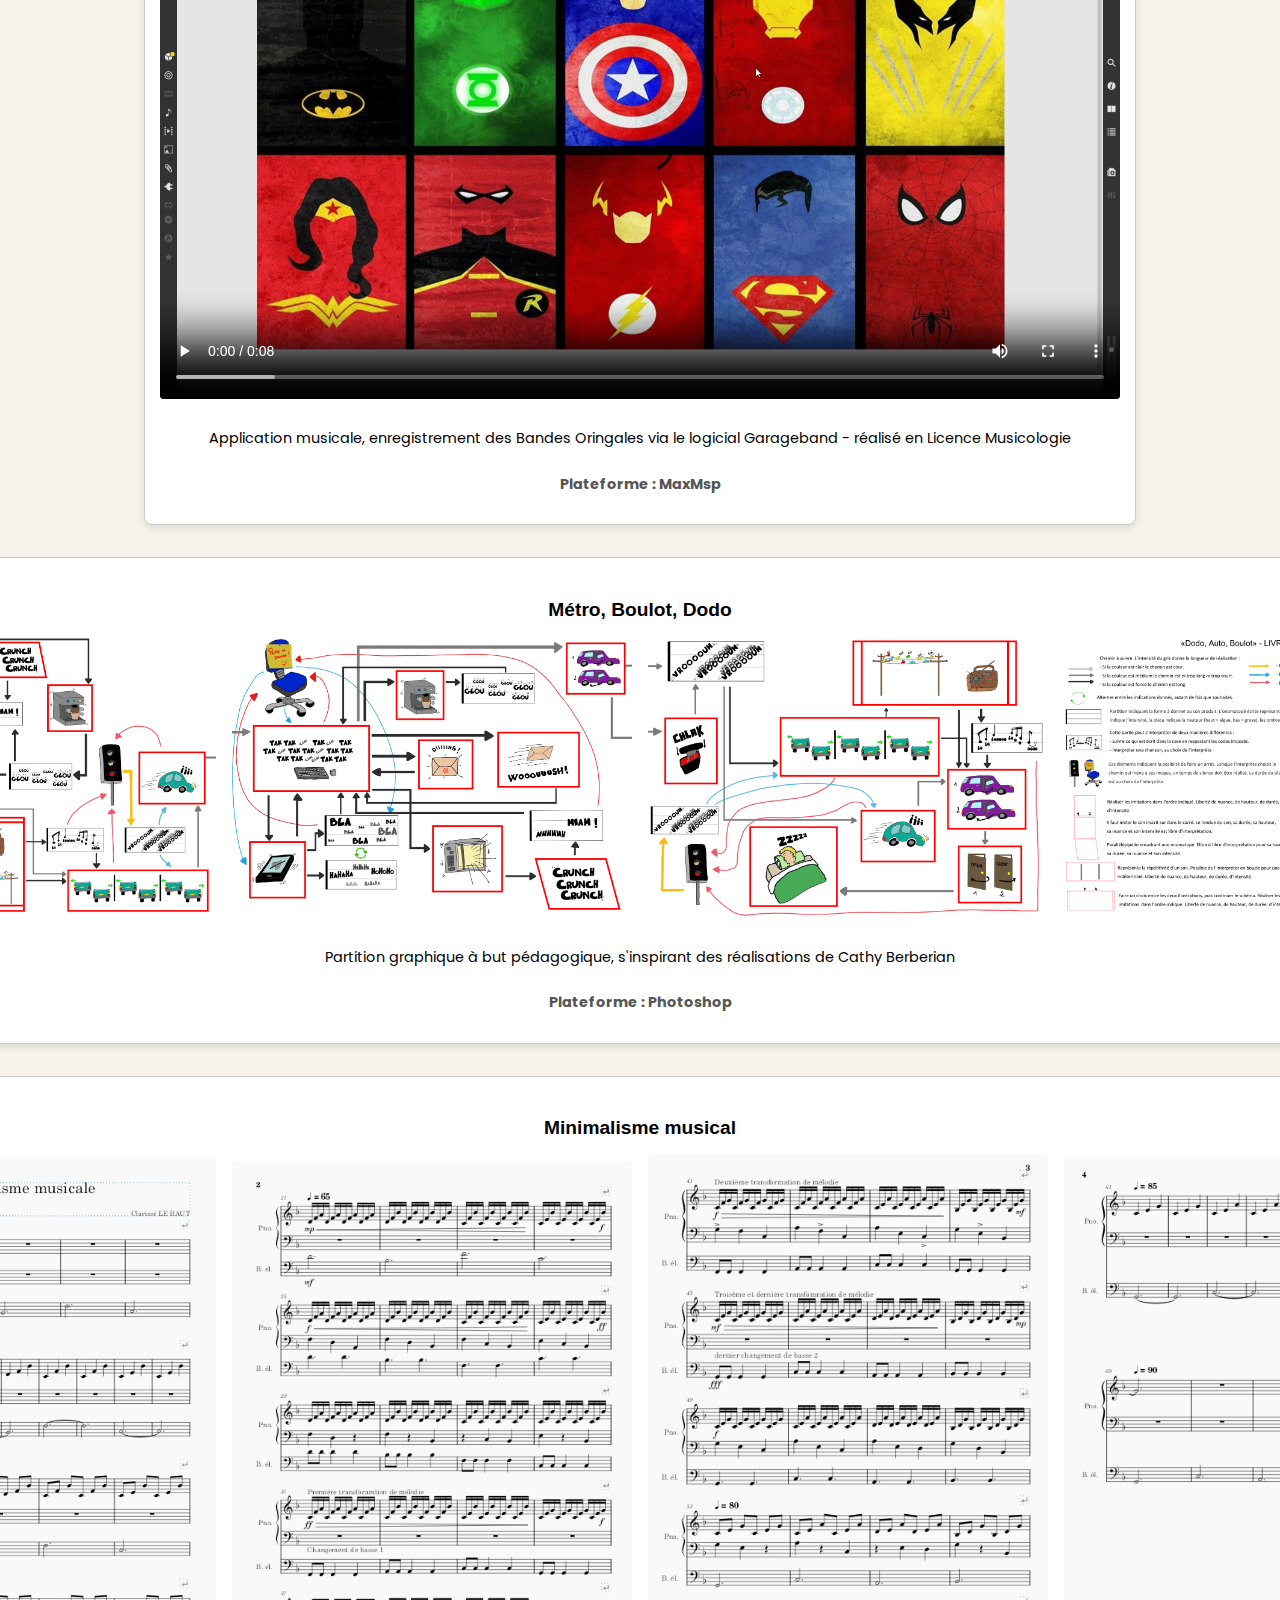
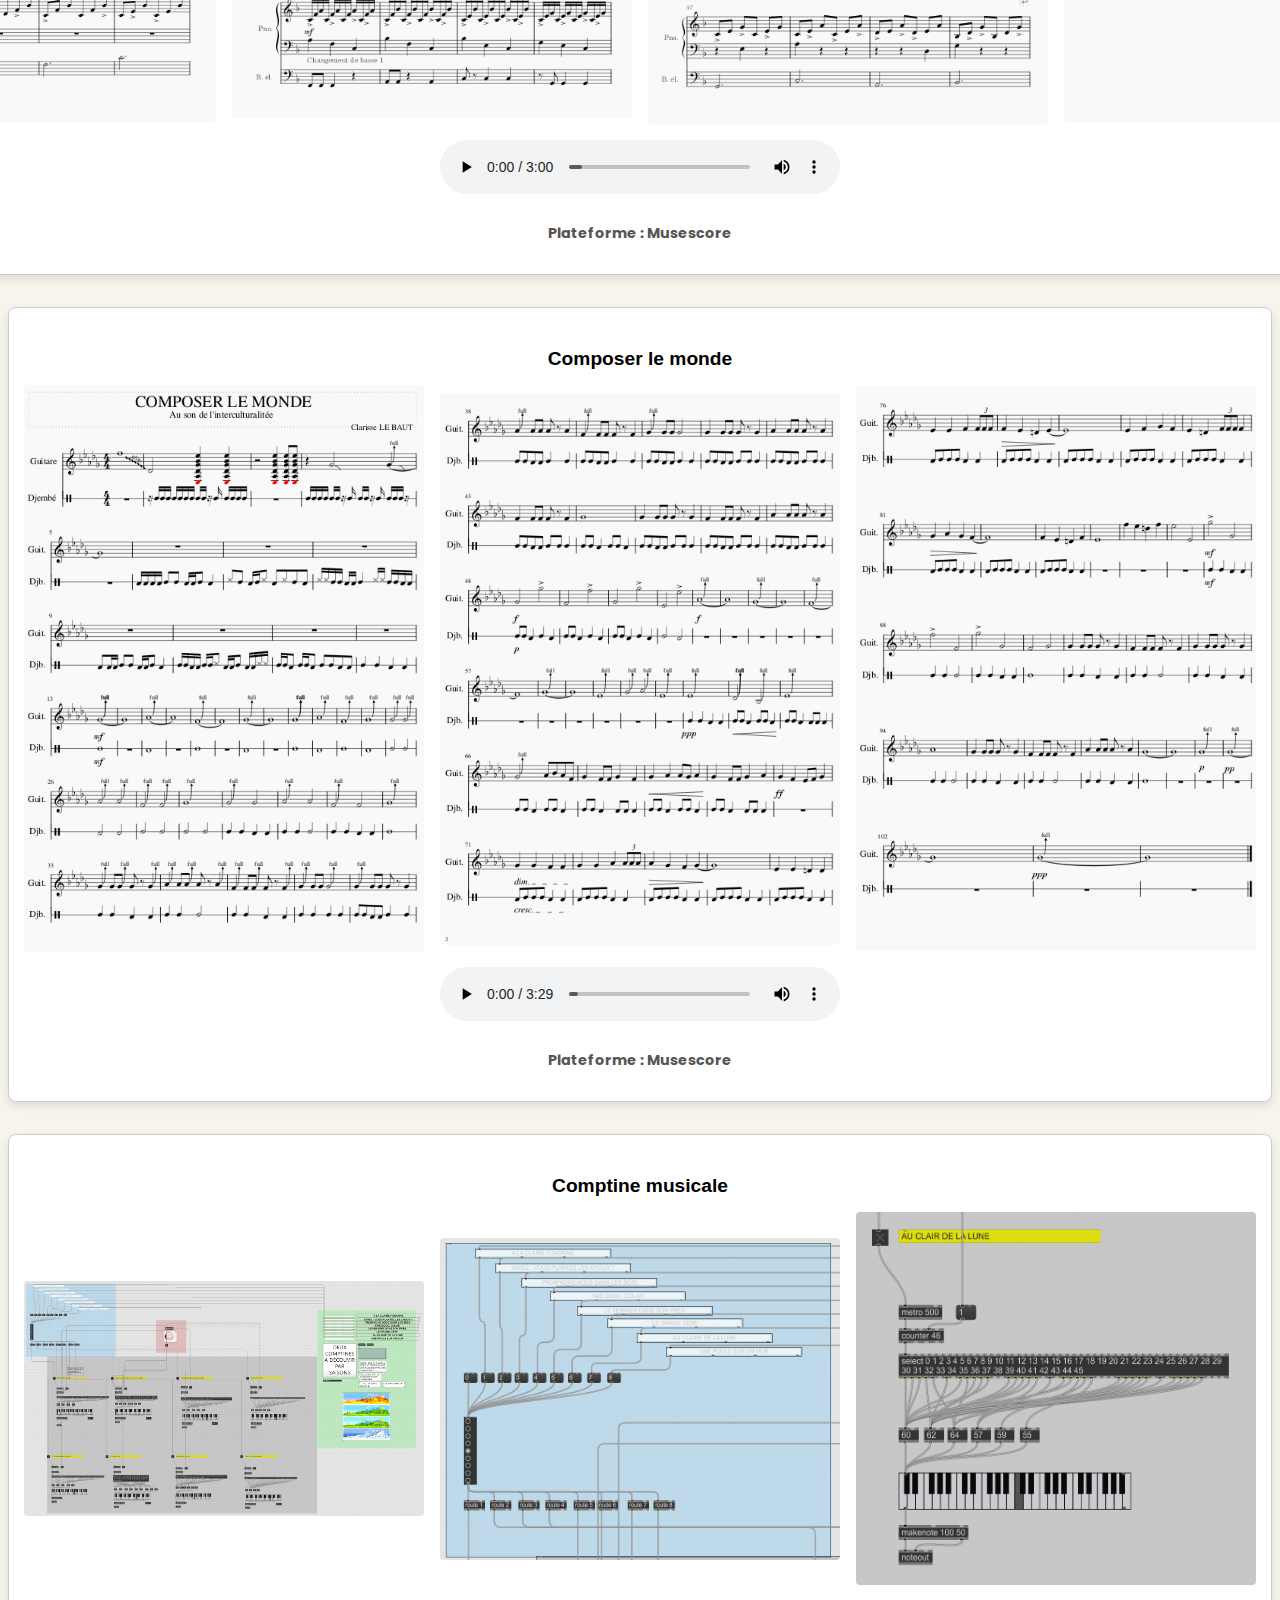
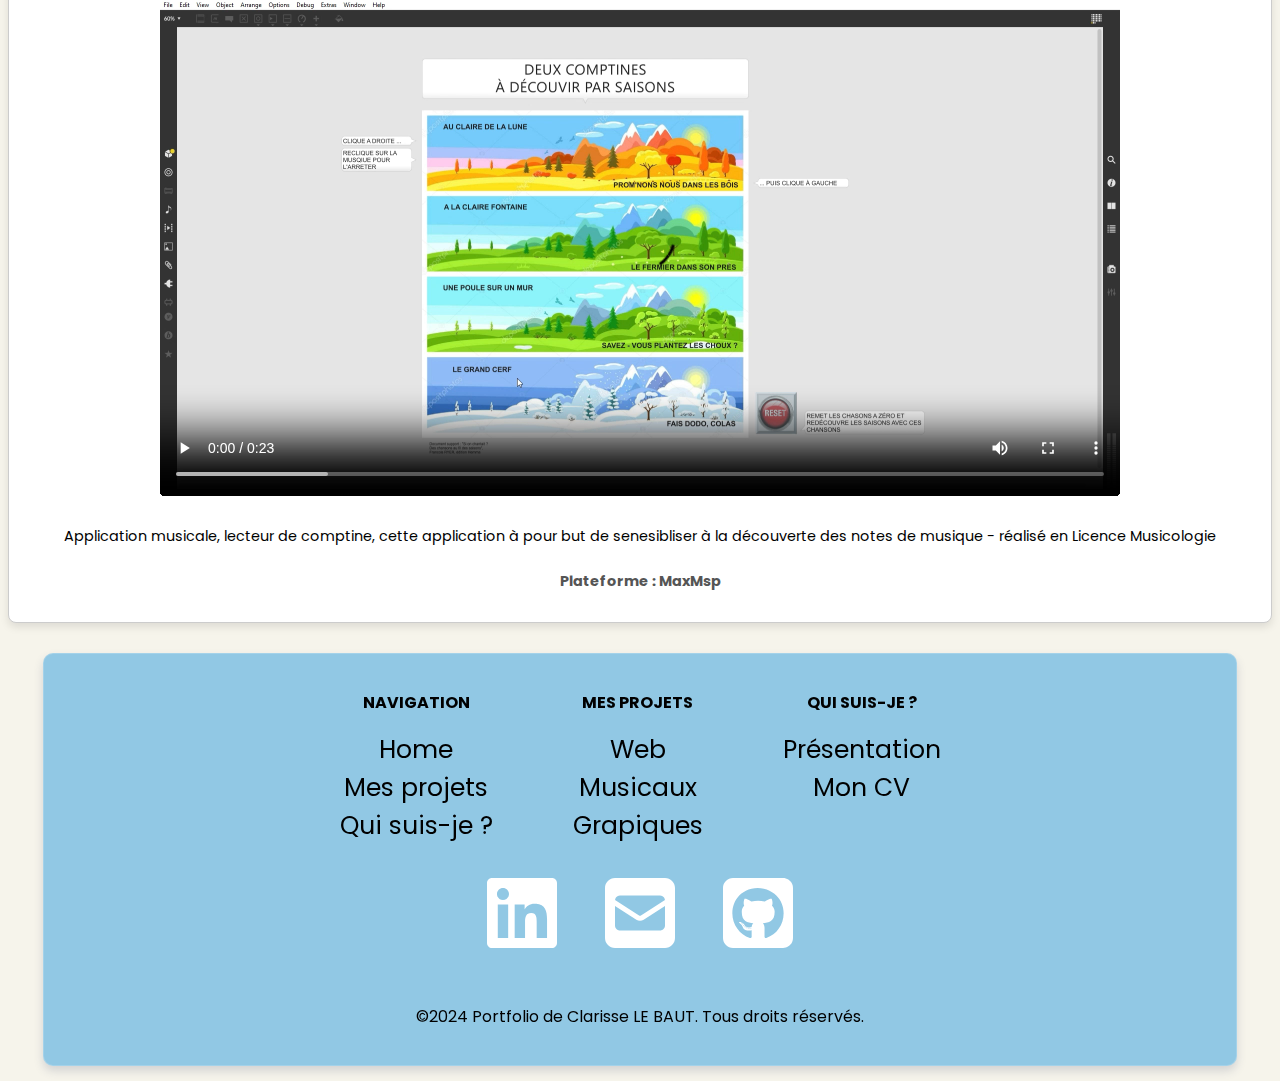
<file: pages/projects/music.html>
<!DOCTYPE html>
<html lang="fr">
  <head>
    <meta charset="UTF-8" />
    <meta name="viewport" content="width=device-width, initial-scale=1.0" />
    <title>Projets Musicaux</title>
    <link rel="stylesheet" href="../../assets/styles/global.css" />
    <link rel="stylesheet" href="../../assets/styles/header.css" />
    <link rel="stylesheet" href="../../assets/styles/nav-projects.css" />
    <link rel="stylesheet" href="../../assets/styles/footer.css" />
    <link rel="stylesheet" href="../../assets/styles/music.css" />

    <script src="../../assets/scripts/music.js"></script>
  </head>
  <body>
    <header>
      <nav class="main-nav">
        <input type="checkbox" id="menu-toggle" class="menu-toggle" />
        <label for="menu-toggle" class="hamburger">
          <span></span>
          <span></span>
          <span></span>
        </label>
        <div class="menu">
          <li class="main-li">
            <a class="main-a" href="../../index.html">Home</a>
          </li>
          <li class="main-li">
            <a class="main-a" href="../projects.html">Mes projets</a>
          </li>
          <li class="main-li">
            <a class="main-a" href="../me.html">Qui suis-je ?</a>
          </li>
        </div>
      </nav>
    </header>
    <main>
      <h1 class="title-page-projects">MUSICAUX</h1>
      <section class="main-container">
        <div class="container">
          <a href="../projects/web.html">
            <div class="content">
              <img class="pic" src="../../assets/img/category/web.png" alt="" />
              <p class="text">Web</p>
            </div>
          </a>
        </div>
        <div class="container">
          <a href="../projects/music.html">
            <div class="content">
              <img
                class="pic"
                src="../../assets/img/category/musique.png"
                alt=""
              />
              <p class="text">Musicaux</p>
            </div>
          </a>
        </div>
        <div class="container">
          <a href="../projects/graphic.html">
            <div class="content">
              <img
                class="pic"
                src="../../assets/img/category/graphique.png"
                alt=""
              />
              <p class="text">Graphiques</p>
            </div>
          </a>
        </div>
      </section>

      <section class="main-container-mobile">
        <div class="container-mobile">
          <a class="a-mobile" href="../projects/web.html">
            <p class="text-mobile">Web</p>
          </a>
          <a class="a-mobile" href="../projects/music.html">
            <p class="text-mobile">Musicaux</p>
          </a>
          <a class="a-mobile" href="../projects/graphic.html">
            <p class="text-mobile">Graphique</p>
          </a>
        </div>
      </section>

      <!-- Filter for type of song -->
      <section class="filter">
        <h3>Filtre Type de Chanson :</h3>
        <button class="filter-btn" data-filter="all">Tous</button>
        <button class="filter-btn" data-filter="Instrumental">
          Instrumental
        </button>
        <button class="filter-btn" data-filter="Paroles">Paroles</button>
        <button class="filter-btn" data-filter="Graphique">Graphique</button>
      </section>

      <!-- Filter for plateform -->
      <section class="filter">
        <h3>Filtre Plateforme :</h3>
        <button class="filter-btn" data-filter="all">Toutes</button>
        <button class="filter-btn" data-filter="Suno">Suno</button>
        <button class="filter-btn" data-filter="Musescore">Musescore</button>
        <button class="filter-btn" data-filter="Garageband">Garageband</button>
        <button class="filter-btn" data-filter="MaxMsp">Max MSP</button>
      </section>

      <!-- Mobile version for filter for type of song -->
      <section class="filter-mobil">
        <h3>Type de Chanson</h3>
        <select id="filter-type-select">
          <option value="all">Tous</option>
          <option value="Instrumental">Instrumental</option>
          <option value="Paroles">Paroles</option>
          <option value="Graphique">Graphique</option>
        </select>
      </section>

      <!-- Mobile version for filter for type of plateform -->
      <section class="filter-mobil">
        <h3>Plateforme</h3>
        <select id="filter-platform-select">
          <option value="all">Toutes</option>
          <option value="Suno">Suno</option>
          <option value="Musescore">Musescore</option>
          <option value="Garageband">Garageband</option>

          <option value="MaxMsp">Max MSP</option>
        </select>
      </section>

      <section id="audio-gallery" class="grid-item"></section>
    </main>
    <footer>
      <nav class="main-footer-nav">
        <section class="section-link">
          <div>
            <p class="title-footer-box"><b>NAVIGATION</b></p>
            <li class="main-footer-li">
              <a class="main-footer-a" href="../../index.html">Home</a>
            </li>
            <li class="main-footer-li">
              <a class="main-footer-a" href="../projects.html">Mes projets</a>
            </li>
            <li class="main-footer-li">
              <a class="main-footer-a" href="../me.html">Qui suis-je ?</a>
            </li>
          </div>
          <div>
            <p class="title-footer-box"><b>MES PROJETS</b></p>
            <li class="main-footer-li">
              <a class="main-footer-a" href="../projects/web.html">Web</a>
            </li>
            <li class="main-footer-li">
              <a class="main-footer-a" href="../projects/music.html"
                >Musicaux</a
              >
            </li>
            <li class="main-footer-li">
              <a class="main-footer-a" href="../projects/graphic.html"
                >Grapiques</a
              >
            </li>
          </div>
          <div>
            <p class="title-footer-box"><b>QUI SUIS-JE ?</b></p>
            <li class="main-footer-li">
              <a class="main-footer-a" href="../me.html">Présentation</a>
            </li>
            <li class="main-footer-li">
              <a class="main-footer-a" href="../../files/cv.pdf" target="_blank"
                >Mon CV</a
              >
            </li>
          </div>
        </section>
        <section class="section-logo">
          <a
            href="https://linkedin.com/in/clarisse-le-baut-161499235"
            target="_blank"
          >
            <img
              class="icon"
              src="../../assets/img/icons/linkedin.svg"
              alt="logo linkedin"
          /></a>
          <a href="mailto:clarisse.lebaut@gmail.com" target="_blank">
            <img
              class="icon"
              src="../../assets/img/icons/square-envelope-solid.svg"
              alt="logo mail"
              target="_blank"
          /></a>
          <a
            class="link-footer"
            href="https://github.com/clarisse-lebaut"
            target="_blank"
          >
            <img
              class="icon"
              src="../../assets/img/icons/square-github.svg"
              alt="logo github"
          /></a>
        </section>
        <section class="copyright">
          <p>&copy;2024 Portfolio de Clarisse LE BAUT. Tous droits réservés.</p>
        </section>
      </nav>
    </footer>
  </body>
</html>
</file>
<file: assets/styles/global.css>
@import url("https://fonts.googleapis.com/css2?family=Finger+Paint&family=Poppins:ital,wght@0,100;0,200;0,300;0,400;0,500;0,600;0,700;0,800;0,900;1,100;1,200;1,300;1,400;1,500;1,600;1,700;1,800;1,900&display=swap");

body {
  margin: 0;
  font-family: Arial, Helvetica, sans-serif;
  background: #f6f4eb;
}

h1,
h3 {
  font-family: "Finger Paint", sans-serif;
}

p,
a {
  font-family: "Poppins", sans-serif;
}

/* Custom scrollbar for WebKit browsers */
/* TODO : this parameters is for the global setting */
::-webkit-scrollbar {
  width: 12px;
}
/* TODO : track is for the gutter setting */
::-webkit-scrollbar-track {
  background: transparent;
  border-radius: 10px;
}
/* TODO : thumb is for the rod setting */
::-webkit-scrollbar-thumb {
  background: #888;
}
::-webkit-scrollbar-thumb:hover {
  background: #749bc2;
}
/* TODO : for the rod's corners setting */
::-webkit-scrollbar-corner {
  background: #f1f1f1;
}

/* *Charte and color
  #F6F4EB --> beige
  #91C8E4 --> bleu clair
  #749BC2 --> bleu gris
  #4682A9 --> bleu foncé
*/
</file>
<file: assets/styles/header.css>
.main-nav {
  display: flex;
  flex-wrap: wrap;
  justify-content: center;
  align-items: center;
  margin: 15px auto;
  padding: 10px;
  width: 40%;
  /* TODO --- Glasphorism Generator --- */
  background: #91c8e4;
  box-shadow: 0 5px 10px 0 lightgray;
  backdrop-filter: blur(5px);
  -webkit-backdrop-filter: blur(5px);
  border-radius: 10px;
  border: 1px solid rgba(255, 255, 255, 0.18);
}
.menu {
  display: flex;
  gap: 2.5rem;
}
.main-li {
  list-style: none;
  text-align: center;
}
.main-a {
  color: black;
  text-decoration: none;
  font-size: 25px;
  transition: ease-in-out 0.2s;
}
.main-a:hover {
  color: #f6f4eb;
}

/* *Hamburger for mobil */
.hamburger {
  display: none;
  flex-direction: column;
  cursor: pointer;
  width: 30px;
  height: 22px;
  justify-content: space-between;
  align-items: center;
}
.hamburger span {
  display: block;
  height: 3px;
  width: 100%;
  background: black;
  border-radius: 3px;
  transition: 0.3s;
}
.menu-toggle {
  display: none;
}

/* mobile version */
@media screen and (max-width: 1064px) {
  .main-nav {
    flex-direction: column;
    width: 70%;
    padding: 10px;
  }
  .main-a {
    transition: none;
  }
  .hamburger {
    display: flex;
  }
  .menu {
    display: none;
    flex-direction: column;
    text-align: center;
    padding: 30px;
    gap: 1rem;
  }
  .menu-toggle:checked ~ .menu {
    display: flex;
  }

  /* animation for hamburger icon */
  .menu-toggle:checked + .hamburger span:nth-child(1) {
    transform: rotate(45deg) translateY(8px);
  }
  .menu-toggle:checked + .hamburger span:nth-child(2) {
    opacity: 0;
  }
  .menu-toggle:checked + .hamburger span:nth-child(3) {
    transform: rotate(-45deg) translateY(-8px);
  }
}
</file>
<file: assets/styles/home.css>
body {
  display: flex;
  flex-direction: column;
  justify-content: center;
  height: 100vh;
}
.title-page-projects {
  text-align: center;
}
.container-avatar {
  display: flex;
  flex-direction: column;
  justify-content: center;
  align-items: center;
  margin-top: 50px;
}
.avatar {
  width: 30%;
  transition: filter 250ms ease-in-out, transform 250ms ease-in-out;
  transform: scale(1.2);
  animation: pulse-shadow 2s ease-in-out infinite;
}

@keyframes pulse-shadow {
  0% {
    filter: drop-shadow(0 0 2rem #91c8e4);
  }
  25% {
    filter: drop-shadow(0 0 2rem #749bc2);
  }
  50% {
    filter: drop-shadow(0 0 2rem #4682a9);
  }
  100% {
    filter: drop-shadow(0 0 2rem #91c8e4);
  }
}

@media screen and (max-width: 426px) {
  body {
    margin: 10px;
  }
}
</file>
<file: assets/styles/footer.css>
/* *mobil version */
@media screen and (max-width: 426px) {
  .main-footer-nav {
    margin: 0 auto;
    width: 100%;
  }
  .section-link {
    display: flex;
    flex-direction: column;
  }
  .section-logo {
    display: flex;
    flex-direction: column;
    gap: 1rem;
  }
  .icon {
    transition: none;
  }
  .icon:hover {
    transform: none;
  }
}

/* *global parameters for all devices */
.section-link,
.section-logo,
.main-footer-nav {
  display: flex;
  justify-content: center;
}
.section-link {
  gap: 5rem;
}
.section-logo {
  gap: 3rem;
  border-radius: 10px;
  padding: 20px;
}
.main-footer-nav {
  flex-direction: column;
  flex-wrap: wrap;
  text-align: center;
  gap: 0.5rem;
  padding: 20px;
  margin: 15px auto;
  width: 90%;

  background: #91c8e4;
  box-shadow: 0 5px 10px 0 lightgray;
  backdrop-filter: blur(5px);
  -webkit-backdrop-filter: blur(5px);
  border-radius: 10px;
  border: 1px solid rgba(255, 255, 255, 0.18);
}
.main-footer-li {
  list-style: none;
}
.main-footer-a {
  color: black;
  text-decoration: none;
  font-size: 25px;
  transition: ease-in-out 0.2s;
}
.main-footer-a:hover {
  color: #f6f4eb;
}
.icon {
  width: 70px;
  transition: transform 0.3s ease-in-out;
}
.icon:hover {
  transform: translateY(-10px);
}
</file>
<file: assets/styles/me.css>
/* *GLOBAL */
.main {
  margin: 50px;
  gap: 20px;
  display: flex;
  flex-direction: column;
}
.title-page-projects {
  text-align: center;
  margin-top: 35px;
}

/* some <li> --> like on my CV */
.cv-nav {
  display: flex;
  justify-content: center;
  font-size: 20px;
}
.cv-ul {
  list-style-type: none;
  display: flex;
  gap: 50px;
}
.cv-li {
  color: white;
  text-decoration: none;
  background-color: #749bc2;
  border-radius: 25px;
  padding: 20px;
  display: flex;
  align-items: center;
}
.cv-ul > .cv-li {
  transition: scale 250ms ease, opacity 350ms linear;
}
.cv-ul:has(.cv-li:hover) .cv-li:not(:hover) {
  scale: 0.95;
  opacity: 0.7;
}
.a-contact {
  text-decoration: none;
  color: white;
}
.a-contact:hover {
  color: black;
}

/* *PRESENTATION CARD */
.presentation {
  display: flex;
  align-items: center;
  width: 100%;
}
.card-description-me {
  display: flex;
  flex-direction: column;
  border-radius: 20px;
  padding: 0 3.5rem 3.5rem 3.5rem;
  width: 70%;
  background: #91c8e4b8;
  box-shadow: 0 8px 32px 0 lightgray;
  backdrop-filter: blur(5.5px);
  -webkit-backdrop-filter: blur(5.5px);
  border-radius: 10px;
  border: 1px solid rgba(255, 255, 255, 0.18);
}
.container-contact-logo {
  display: flex;
  gap: 2rem;
}
.avatar {
  width: 30%;
  height: 30%;
}
.first-elements {
  display: flex;
  flex-direction: column;
}
.name {
  color: white;
  font-size: 40px;
  margin: 0;
  font-family: "Finger Paint", sans-serif;
}
.container-contact-logo {
  display: flex;
  gap: 2rem;
  margin-top: 25px;
}
.contact-logo {
  width: 4%;
  aspect-ratio: 1/1;
  transition: scale 350ms ease, opacity 450ms ease;
}
.contact-logo:hover {
  scale: 1.2;
}
.container-contact-logo:has(.contact-logo:hover) .contact-logo:not(:hover) {
  opacity: 0.3;
}
.atout-ul {
  display: flex;
  flex-wrap: wrap;
  list-style-type: none;
  gap: 2rem;
}
.atout-li {
  background-color: white;
  padding: 10px;
  text-align: center;
  border-radius: 10px;
  box-shadow: inset lightgray 0 5px 15px 0;
}
.atout-ul > .atout-li {
  transition: opacity 450ms linear;
}
.atout-ul:has(.atout-li:hover) .atout-li:not(:hover) {
  opacity: 0.3;
}
/* --- */
.competences-ul {
  background-color: white;
  border-radius: 10px;
  padding: 10px;
  display: flex;
  flex-wrap: wrap;
  align-items: center;
  list-style-type: none;
  gap: 2rem;
  box-shadow: inset lightgray 0 5px 15px 0;
}
/* --- */
.logo-logiciel {
  width: 3.5%;
  height: 3.5%;
}
.logo-logiciel-2 {
  width: 6%;
  height: 6%;
}

/* *FORMATION CARD */
.formation {
  display: flex;
  gap: 2rem;
}
.card-formation {
  background-color: white;
  width: 20rem;
  height: 35rem;
  padding: 20px;
  border-radius: 20px;
  box-shadow: lightgray 0 5px 15px 0;
  overflow-y: scroll;
} /* Custom scrollbar for WebKit browsers */
.card-formation::-webkit-scrollbar {
  width: 10px;
}
.card-formation::-webkit-scrollbar-track {
  background: transparent;
  border-radius: 0;
}
.card-formation::-webkit-scrollbar-thumb {
  background: #979797;
  border-radius: 0;
}
.card-formation::-webkit-scrollbar-thumb:hover {
  background: #91c8e4;
}
.date-formation,
.date-experience {
  background-color: #f6f4eb;
  border-radius: 10px;
  padding: 10px;
  box-shadow: lightgray inset 0 5px 5px 0;
  text-align: center;
}
.titre-formation {
  background-color: #91c8e4;
  border-radius: 5px;
  padding: 10px;
  text-align: center;
  box-shadow: lightgray 0 5px 15px 0;
}
.diplome {
  text-align: center;
}

/* *EXPERIENCES CARD */
.experience {
  display: grid;
  grid-template-columns: 1fr 1fr 1fr;
  gap: 2rem;
}
.card-experience {
  background-color: white;
  padding: 20px;
  border-radius: 20px;
  box-shadow: lightgray 0 5px 15px 0;
}
.titre-experience {
  background-color: #749bc2;
  border-radius: 5px;
  padding: 10px;
  text-align: center;
  box-shadow: lightgray 0 5px 15px 0;
}
.atout-ul-ex {
  display: grid;
  grid-template-columns: 1fr 1fr 1fr;
  list-style-type: none;
  gap: 2rem;
}
.atout-li-ex {
  background-color: white;
  padding: 10px;
  text-align: center;
  border-radius: 10px;
  box-shadow: inset lightgray 0 5px 15px 0;
}
.atout-ul-ex > .atout-li-ex {
  transition: opacity 450ms linear;
}
.atout-ul-ex:has(.atout-li-ex:hover) .atout-li-ex:not(:hover) {
  opacity: 0.3;
}

/* *BUTTON */
.btn-cv {
  display: flex;
  justify-content: center;
  align-items: center;
  gap: 2rem;
  background-color: #4682a9;
  border: none;
  border-radius: 10px;
  margin: auto;
  margin-top: 50px;
  padding: 15px;
}
.btn-cv > a {
  font-size: 25px;
  color: white;
  text-decoration: none;
}
.btn-cv > a:hover {
  font-size: 25px;
  color: black;
}
.btn-cv > img {
  width: 15%;
}
.btn-cv:hover {
  box-shadow: lightgray 0 5px 15px 0;
}
.btn-cv:active {
  transform: translateY(5px);
}

@media screen and (max-width: 768px) {
  .cv-ul {
    flex-direction: column;
    justify-content: center;
    text-align: center;
    gap: 25px;
  }
  .cv-li {
    border-radius: 10px;
    padding: 5px;
  }
  .a-contact {
    margin: 0 auto;
  }

  /* *PRESENTATION CARD */
  .presentation {
    flex-direction: column;
  }
  .card-description-me {
    text-align: left;
    width: 100%;
    border-radius: 0;
  }
  .avatar {
    width: 100%;
    height: 100%;
  }
  .name {
    text-align: center;
  }
  .contact-logo {
    display: none;
  }
  .atout-ul {
    display: flex;
    flex-direction: column;
    list-style-type: none;
    gap: 2rem;
  }
  .competences-ul {
    justify-content: center;
  }
  .logo-logiciel {
    width: 25%;
    height: 25%;
  }
  .logo-logiciel-2 {
    width: 28.5%;
    height: 28.5%;
  }
  /* *FORMATION CARD */
  .formation {
    display: flex;
    align-items: center;
    flex-direction: column;
    margin: 0 -2.5rem 0 -2.5rem;
    gap: 2rem;
  }
  .card-formation {
    max-width: 100%;
    height: 100%;
    overflow: none;
  }

  /* *EXPERIENCE CARD */
  .experience {
    display: flex;
    flex-direction: column;
    margin: 0 -2.5rem 0 -2.5rem;
    gap: 2rem;
  }
  .atout-ul-ex {
    display: flex;
    flex-direction: column;
    justify-content: center;
  }
}
</file>
<file: assets/styles/projects.css>
@media screen and (max-width: 768px) {
  .title-page-projects > p {
    margin: 0px;
    padding: 5px;
    text-align: left;
  }
  .main-container {
    display: flex;
    flex-direction: column;
    gap: 1.5rem;
    justify-content: center;
    padding: 0px;
  }

  .main-card-container {
    width: 100%;
    margin: 0;
    box-shadow: none;
    transition: none;
  }

  .main-card-container:hover {
    box-shadow: none;
    transform: none;
  }

  .main-card-pic {
    width: 100%;
    height: auto;
    padding: 0;
    display: block;
    max-width: 100%;
    object-fit: cover;
  }
  .main-card-pic {
    font-size: 16px;
  }

  .main-card-container:hover {
    transform: none;
  }

  .main-card-text {
    font-size: 16px;
  }

  .main-card-text:hover {
    transform: none;
  }
  .main-container:has(.main-card-container:hover)
    .main-card-container:not(:hover) {
    filter: none;
  }
}

.main-container {
  display: flex;
  justify-content: center;
  align-items: center;
  gap: 3rem;
  padding: 50px;
}

.title-page-projects {
  margin: 50px;
  text-align: center;
}

.main-card-container {
  background-color: white;
  margin: 1rem;
  padding: 2rem;
  border-radius: 10px;
  box-shadow: inset 0 5px 10px 0 lightgray;
  transition: all 0.3s ease-in-out;
}

.main-card-container:hover {
  margin: 1rem;
  border-radius: 10px;
  box-shadow: 0 5px 10px 0 lightgray;
  transform: scale(1.1);
}

.main-card-pic {
  margin: 0 auto;
  width: 250px;
  height: auto;
  padding-top: 20px;
  transition: filter 0.4s ease-in-out;
}

a {
  text-decoration: none;
}

.main-card-text {
  text-align: center;
  color: #4682a9;
  text-decoration: none;
  font-size: 20px;
  transition: transform 0.3s ease-in-out;
}

.main-card-text:hover {
  color: #749bc2;
  transform: scale(1.3);
}
</file>
<file: assets/styles/nav-projects.css>
@media screen and (max-width: 426px) {
  .main-container {
    display: none;
  }

  .main-container-mobile {
    display: flex;
    flex-direction: column;
    justify-content: center;
    align-items: center;
    text-align: center;
  }
  .text-mobile {
    color: white;
    background-color: rgba(0, 0, 0, 0.499);
    border-radius: 10px;
    padding: 10px;
  }
  .a-mobile {
    text-decoration: none;
  }
}

@media screen and (min-width: 426px) {
  .main-container-mobile {
    display: none;
  }
  .main-container {
    display: flex;
    justify-content: center;
    gap: 1.5rem;
  }
  .container {
    background-color: rgb(255, 255, 255);
    margin: 1rem;
    border-radius: 10px;
    box-shadow: inset 0 5px 10px 0 lightgray;
    transition: all 0.3s ease-in-out;
  }
  .container:hover {
    margin: 1rem;
    border-radius: 10px;
    box-shadow: 0 5px 10px 0 lightgray;
    transform: scale(1.1);
    transition: all 0.5 ease-in-out;
  }
  .main-container:has(.container:hover) .container:not(:hover) {
    filter: blur(5px);
  }
  .pic {
    width: 150px;
    height: auto;
    padding: 20px;
  }
  a {
    text-decoration: none;
  }
  .text {
    text-align: center;
    color: #4682a9;
    text-decoration: none;
    font-size: 20px;
    transition: transform 0.3s ease-in-out;
  }
  .text:hover {
    color: #749bc2;
    transform: scale(1.3);
  }
}
</file>
<file: assets/styles/music.css>
/* hide mobil filter in desktop mode */
.filter-mobil {
  display: none;
}
/* title */
.title-page-projects {
  text-align: center;
  margin-top: 50px;
}

@media screen and (max-width: 768px) {
  /* container for all media */
  #audio-gallery {
    display: flex;
    flex-direction: column;
    flex-wrap: wrap;
    justify-content: center;
    align-items: center;
    gap: 2rem;
  }
  /* Style de chaque élément de la galerie */
  .gallery-item {
    border: 1px solid #ccc;
    border-radius: 8px;
    box-shadow: 0 4px 8px rgba(0, 0, 0, 0.1);
    background-color: #fff;
    display: flex;
    flex-direction: column;
    text-align: center;
    width: 100%;
  }
  /* Style des titres */
  .gallery-title {
    margin-bottom: 15px;
    font-size: 1.2em;
    font-weight: bold;
    text-align: center;
    width: 100%;
  }
  /* Conteneur pour les images */
  .gallery-images {
    width: 100%;
    margin-bottom: 15px;
    display: flex;
    flex-direction: column;
    align-items: center;
    justify-content: center; /* Centrer les images horizontalement */
    gap: 1rem; /* Espacement entre les images */
  }
  /* Style des images pour s'adapter à la carte */
  .gallery-image {
    width: 100%;
    border-radius: 4px;
    object-fit: contain;
    box-sizing: border-box;
  }
  /* Style des audios */
  .gallery-audio {
    width: 100%;
    margin-bottom: 15px;
  }
  /* Style des vidéos pour s'adapter à la carte */
  .gallery-video {
    width: 100%;
    height: auto;
    margin-bottom: 15px;
    border-radius: 4px;
  }
  /* Description de la carte */
  .gallery-description {
    margin-bottom: 10px;
    font-size: 0.9em;
  }
  /* Plateforme de la carte */
  .gallery-plateforme {
    font-size: 0.9em;
    font-weight: bold;
    color: #555;
  }
  /* hide filter desktop in mobil mode  */
  .filter {
    display: none;
  }

  /* mobil filter */
  .filter-mobil {
    display: flex;
    flex-direction: column;
    justify-content: center;
    align-items: center;
    margin: 25px;
  }

  /* slect mobile style */
  .filter-mobil select {
    width: 80%;
    padding: 10px;
    border-radius: 8px;
    border: none;
    box-shadow: 0 5px 15px 0 lightgray;
    background-color: white;
    color: #333;
    font-family: "Finger Paint", sans-serif;
    font-size: 16px;
  }
  .filter-btn:active,
  .filter-btn:focus {
    background-color: #4682a9;
    transform: translateY(5px);
    cursor: pointer;
    box-shadow: inset 0 5px 10px 0px black;
  }
}

@media screen and (min-width: 768px) {
  /* container for all media */
  #audio-gallery {
    display: flex;
    flex-wrap: wrap;
    justify-content: center;
    align-items: center;
    margin: 30px;
    gap: 2rem;
  }
  /* Style de chaque élément de la galerie */
  .gallery-item {
    border: 1px solid #ccc;
    border-radius: 8px;
    box-shadow: 0 4px 8px rgba(0, 0, 0, 0.1);
    padding: 15px;
    background-color: #fff;
    display: flex;
    flex-direction: column;
    align-items: center;
    text-align: center;
  }
  /* Titles style */
  .gallery-title {
    margin-bottom: 15px;
    font-size: 1.2em;
    font-weight: bold;
    text-align: center;
    width: 100%;
  }
  /* Images container */
  .gallery-images {
    margin-bottom: 15px;
    display: flex;
    justify-content: center;
    align-items: center;
    gap: 1rem;
  }
  .gallery-image {
    width: 25rem;
    border-radius: 4px;
    object-fit: contain;
    box-sizing: border-box;
  }
  /* Audios style */
  .gallery-audio {
    width: 400px;
    margin-bottom: 15px;
  }
  /* Video style */
  .gallery-video {
    max-width: 60rem;
    height: auto;
    margin-bottom: 15px;
    border-radius: 4px;
  }
  /* Card description */
  .gallery-description {
    margin-bottom: 10px;
    font-size: 0.9em;
  }
  /* plateforme */
  .gallery-plateforme {
    font-size: 0.9em;
    font-weight: bold;
    color: #555;
  }
  /* Filter pour desktop */
  .filter {
    display: flex;
    gap: 3rem;
    justify-content: center;
    margin: 50px;
  }
  /* button filter style */
  .filter-btn {
    border-radius: 50px;
    border: none;
    padding: 20px;
    background-color: #4682a9;
    color: #f6f4eb;
    font-family: "Finger Paint", sans-serif;
    font-size: 15px;
  }
  /* effect for button filter */
  .filter-btn:hover {
    box-shadow: 0 5px 10px 0px lightgray;
    cursor: pointer;
  }
  .filter-btn:active {
    transform: translateY(5px);
    cursor: pointer;
  }
  .filter-btn:active,
  .filter-btn:focus {
    background-color: #4682a9;
    transform: translateY(5px);
    cursor: pointer;
    box-shadow: inset 0 5px 10px 0px black;
  }
}
</file>
